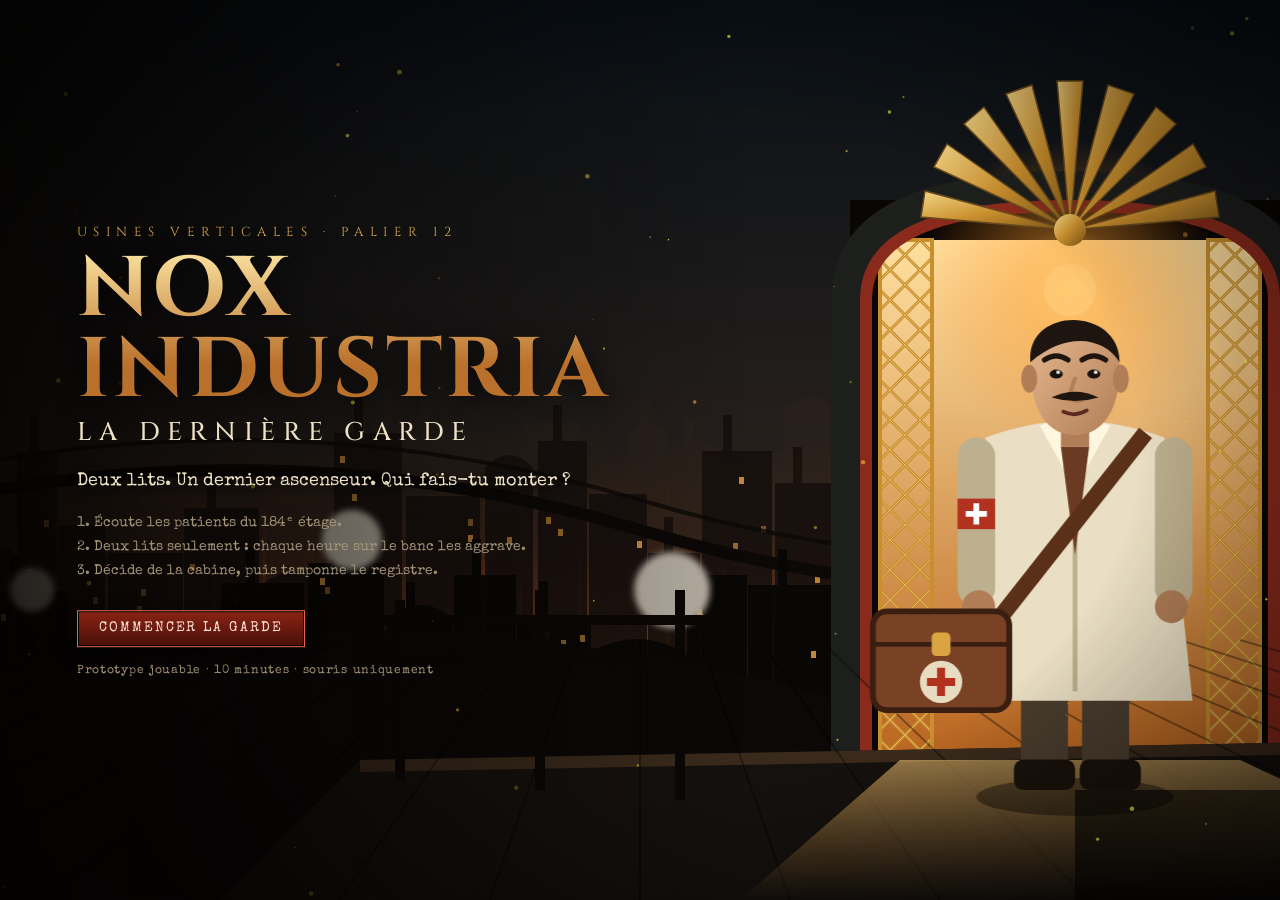
<file: nox-industria/index.html>
<!DOCTYPE html>
<html lang="fr">
<head>
<meta charset="UTF-8">
<meta name="viewport" content="width=device-width, initial-scale=1">
<title>Nox Industria — La Dernière Garde</title>
<link rel="preconnect" href="https://fonts.googleapis.com">
<link rel="preconnect" href="https://fonts.gstatic.com" crossorigin>
<link href="https://fonts.googleapis.com/css2?family=Cinzel:wght@500;700&family=Special+Elite&display=swap" rel="stylesheet">
<style>
  :root {
    --bg: #080605; --ink: #2a1d10; --paper: #dccaa3; --paper2: #c8b189; --text: #efe3c6; --dim: #a39477;
    --brass: #dcaa4a; --amber: #ffb347; --red: #b2321f; --good: #86c46d; --warn: #e6a532; --bad: #dc4a30;
    --serif: "Cinzel", "Trajan Pro", Georgia, serif; --type: "Special Elite", "Courier New", monospace;
  }
  * { box-sizing: border-box; }
  html, body { margin: 0; height: 100%; background: var(--bg); color: var(--text); font-family: var(--type); overflow: hidden; }
  button { font: inherit; color: inherit; cursor: pointer; }
  button:focus-visible { outline: 2px solid var(--amber); outline-offset: 2px; }
  .screen { position: fixed; inset: 0; display: none; }
  .screen.on { display: block; }
  .btn { background: linear-gradient(180deg, #4a3319, #24170b); border: 1px solid var(--brass); color: var(--amber); padding: .75em 1.5em; letter-spacing: .14em; text-transform: uppercase; font-size: 14px; box-shadow: 0 0 0 1px #000 inset, 0 6px 18px rgba(0,0,0,.55); transition: .15s; }
  .btn:hover:not(:disabled) { background: linear-gradient(180deg, #6a4620, #33200d); color: #fff2d2; box-shadow: 0 0 22px rgba(255,179,71,.4); transform: translateY(-1px); }
  .btn:disabled { opacity: .4; cursor: not-allowed; }
  .btn.red { border-color: #e0674a; color: #ffe0d4; background: linear-gradient(180deg, #8a2415, #4a0f08); }
  .btn.red:hover:not(:disabled) { background: linear-gradient(180deg, #ad2d1a, #5c130a); box-shadow: 0 0 22px rgba(255,90,60,.45); }

  /* ---------- Titre ---------- */
  #title { background: #050302; }
  #titleArt, #titleArt svg, #embers { position: absolute; inset: 0; width: 100%; height: 100%; }
  #titleArt svg { object-fit: cover; }
  #title::after { content: ""; position: absolute; inset: 0; background: linear-gradient(90deg, rgba(4,2,1,.78), rgba(4,2,1,0) 58%), radial-gradient(ellipse at 50% 50%, transparent 55%, rgba(0,0,0,.6)); pointer-events: none; }
  .tt { position: absolute; z-index: 2; left: 6vw; top: 50%; transform: translateY(-50%); max-width: min(560px, 48vw); }
  .tt .eyebrow { font-family: var(--serif); letter-spacing: .5em; font-size: 13px; color: var(--brass); text-transform: uppercase; }
  .tt h1 { font-family: var(--serif); font-weight: 700; margin: 8px 0 4px; font-size: clamp(40px, 6.6vw, 96px); line-height: .96; letter-spacing: .04em; text-transform: uppercase; background: linear-gradient(180deg, #fbe3a0, #b9702a 72%); -webkit-background-clip: text; background-clip: text; color: transparent; filter: drop-shadow(0 4px 14px rgba(0,0,0,.8)); }
  .tt h2 { font-family: var(--serif); font-weight: 500; margin: 0 0 22px; font-size: clamp(15px, 2vw, 26px); letter-spacing: .3em; text-transform: uppercase; }
  .tt .tag { margin: 0 0 22px; font-size: 18px; text-shadow: 0 2px 10px #000; }
  .tt ol { margin: 0 0 26px; padding: 0 0 0 1.2em; font-size: 14px; color: var(--dim); line-height: 1.7; }
  .tt small { display: block; margin-top: 18px; color: var(--dim); font-size: 12px; letter-spacing: .06em; }

  /* ---------- Jeu ---------- */
  #game { background: radial-gradient(ellipse at 50% 40%, #1a110a, #050302 80%); }
  #stage { position: absolute; left: 50%; top: 50%; width: min(100vw, 177.78vh); aspect-ratio: 16 / 9; transform: translate(-50%, -50%); container-type: inline-size; background: #000; box-shadow: 0 0 80px rgba(0,0,0,.9); overflow: hidden; }
  #art, #art svg { position: absolute; inset: 0; width: 100%; height: 100%; display: block; }
  #ui { position: absolute; inset: 0; font-size: max(11px, 1.05cqw); pointer-events: none; }
  #ui > * { pointer-events: auto; }
  #hud { position: absolute; left: 1.6%; top: 2.4%; display: flex; gap: 1.2em; align-items: center; pointer-events: none; }
  #clockBox { background: linear-gradient(180deg, rgba(40,28,16,.92), rgba(14,9,5,.92)); border: 1px solid var(--brass); padding: .5em 1.1em; box-shadow: 0 6px 18px rgba(0,0,0,.6); }
  #clock { font-family: var(--serif); font-size: 2.6em; color: var(--amber); letter-spacing: .08em; line-height: 1; text-shadow: 0 0 16px rgba(255,179,71,.6); }
  #clockBox small { display: block; font-size: .8em; color: var(--dim); letter-spacing: .2em; text-transform: uppercase; margin-top: .2em; }
  #beds { background: rgba(14,9,5,.85); border: 1px solid #5a4220; padding: .55em .9em; font-size: .95em; letter-spacing: .12em; text-transform: uppercase; color: var(--dim); }
  #beds b { color: var(--text); font-weight: normal; }
  #topR { position: absolute; right: 1.6%; top: 2.4%; display: flex; gap: .6em; }
  #topR .btn { padding: .6em 1em; font-size: 1em; background: linear-gradient(180deg, rgba(60,42,22,.95), rgba(24,16,8,.95)); }
  #phoneBtn.ring { animation: ring .45s infinite; border-color: #ff6a4a; color: #fff; }
  @keyframes ring { 0%, 100% { transform: rotate(0); } 25% { transform: rotate(-4deg); } 75% { transform: rotate(4deg); } }

  /* fiche patient */
  #fiche { position: absolute; left: 1.6%; top: 14%; width: 25%; max-height: 48%; overflow: auto; background: linear-gradient(160deg, var(--paper), var(--paper2)); color: var(--ink); padding: 1.5em 1.1em .9em; border: 1px solid #6a5632; box-shadow: 0 14px 40px rgba(0,0,0,.7), inset 0 0 40px rgba(110,80,30,.35); transform: translateX(-120%) rotate(-3deg); opacity: 0; transition: transform .45s cubic-bezier(.2, .9, .3, 1), opacity .3s; scrollbar-width: thin; }
  #fiche.on { transform: none; opacity: 1; }
  #fiche::before { content: ""; position: absolute; left: 50%; top: -.7em; width: 4.4em; height: 1.5em; transform: translateX(-50%); background: linear-gradient(180deg, #ecc678, #8a6420); border-radius: .25em; box-shadow: 0 2px 4px rgba(0,0,0,.5); }
  .fh { display: flex; gap: 1em; align-items: center; }
  .portrait { position: relative; flex: none; width: 5.6em; height: 5.6em; border: .35em solid #f1e7cc; box-shadow: 0 3px 10px rgba(0,0,0,.45); transform: rotate(-2deg); overflow: hidden; background: #222; }
  .portrait svg { display: block; width: 100%; height: 100%; filter: sepia(.5) contrast(1.06) saturate(.85); }
  .portrait::after { content: ""; position: absolute; inset: 0; background: radial-gradient(circle, transparent 50%, rgba(40,20,5,.5)); }
  #fiche h2 { margin: 0; font-family: var(--serif); font-size: 1.45em; line-height: 1.05; }
  .role { font-size: .85em; opacity: .75; text-transform: uppercase; letter-spacing: .08em; margin-top: .25em; }
  .lbl { font-size: .7em; text-transform: uppercase; letter-spacing: .16em; opacity: .65; margin: .8em 0 .2em; }
  .motif { font-weight: bold; border-bottom: 1px dotted rgba(0,0,0,.4); padding-bottom: .2em; }
  .chip { display: inline-block; margin-top: .3em; padding: .1em .7em; border: 2px solid var(--c); color: var(--c); font-family: var(--serif); font-weight: 700; letter-spacing: .12em; text-transform: uppercase; font-size: .95em; background: rgba(255,255,255,.25); }
  .says { margin: .2em 0 0; padding: 0; list-style: none; font-size: .88em; line-height: 1.35; }
  .says li { margin: .35em 0; padding-left: .8em; border-left: 3px solid var(--red); font-style: italic; }
  .acts { display: grid; gap: .35em; margin-top: .8em; }
  .act { text-align: left; background: rgba(42,29,16,.1); border: 1px solid rgba(42,29,16,.55); padding: .45em .7em; color: var(--ink); display: flex; justify-content: space-between; gap: .5em; font-size: .95em; }
  .act:hover:not(:disabled) { background: var(--ink); color: var(--paper); }
  .act:disabled { opacity: .4; cursor: not-allowed; }
  .act small { opacity: .7; }
  .hint { font-size: .8em; opacity: .75; margin-top: .6em; line-height: 1.3; }

  /* barre de narration */
  #bar { position: absolute; left: 1.6%; right: 1.6%; bottom: 2.6%; display: grid; grid-template-columns: minmax(0, 1fr) auto; gap: 1.4em; align-items: center; background: linear-gradient(180deg, rgba(36,25,14,.94), rgba(12,8,4,.96)); border: 1px solid var(--brass); box-shadow: 0 0 0 3px #080503, 0 0 0 4px #6a4a1c, 0 14px 40px rgba(0,0,0,.7); padding: .7em 1.2em; min-height: 4.6em; }
  #narr { font-size: 1.12em; line-height: 1.45; color: var(--text); min-height: 2.9em; }
  #narr em { color: var(--amber); font-style: normal; }
  #endHour { white-space: nowrap; font-size: 1.1em; }

  #fade { position: absolute; inset: 0; z-index: 8; background: #050302; display: flex; align-items: center; justify-content: center; opacity: 0; pointer-events: none; transition: opacity .6s; }
  #fade.on { opacity: 1; }
  #fade span { font-family: var(--serif); font-size: 6em; color: var(--amber); letter-spacing: .12em; text-shadow: 0 0 30px rgba(255,179,71,.6); }

  /* dessin de la scène */
  .tw { animation: tw 4s ease-in-out infinite; }
  @keyframes tw { 0%, 100% { opacity: 1; } 50% { opacity: .25; } }
  .smoke { animation: rise 9s linear infinite; transform-box: fill-box; transform-origin: center; }
  @keyframes rise { 0% { transform: translateY(0) scale(.7); opacity: 0; } 15% { opacity: .55; } 100% { transform: translateY(-170px) scale(2.4); opacity: 0; } }
  .steam { animation: rise 5s linear infinite; transform-box: fill-box; transform-origin: center; }
  .lampg { animation: flick 3.6s infinite; }
  @keyframes flick { 0%, 100% { opacity: .95; } 17% { opacity: .6; } 21% { opacity: 1; } 55% { opacity: .8; } 60% { opacity: 1; } }
  .crane { transform-origin: 300px 70px; animation: sway 7s ease-in-out infinite; }
  @keyframes sway { 0%, 100% { transform: rotate(-3deg); } 50% { transform: rotate(3deg); } }
  .gl, .gr { transition: transform 1.4s cubic-bezier(.5, 0, .3, 1); }
  .open .gl { transform: translateX(-135px); } .open .gr { transform: translateX(135px); }
  .beam { animation: beam 6s ease-in-out infinite; }
  @keyframes beam { 0%, 100% { opacity: .5; } 50% { opacity: .8; } }
  .red-lamp { fill: #5a1710; transition: .3s; }
  .pulse .red-lamp { animation: lampred .8s infinite; }
  @keyframes lampred { 0%, 100% { fill: #5a1710; } 50% { fill: #ff4a30; filter: drop-shadow(0 0 10px #ff4a30); } }
  .pat { cursor: pointer; transition: transform 1s cubic-bezier(.4, 0, .2, 1); }
  .pat:hover .fig, .pat.sel .fig { filter: drop-shadow(0 0 5px #ffb347) drop-shadow(0 0 14px rgba(255,179,71,.6)); }
  .pat.dead .fig { filter: grayscale(1) brightness(.6); }
  .mk { animation: bob 1.6s ease-in-out infinite; }
  @keyframes bob { 0%, 100% { transform: translateY(0); } 50% { transform: translateY(-6px); } }
  .mk.crit polygon { animation: critp .8s infinite; }
  @keyframes critp { 50% { opacity: .55; } }
  .hot { cursor: pointer; }
  .hot:hover { filter: drop-shadow(0 0 8px #ffb347); }
  .ringing { animation: ring .45s infinite; transform-box: fill-box; transform-origin: center; }

  /* ---------- Fenêtres ---------- */
  .modal { position: fixed; inset: 0; z-index: 20; display: none; align-items: center; justify-content: center; background: rgba(4,2,1,.8); padding: 16px; }
  .modal.on { display: flex; animation: fadein .3s; }
  @keyframes fadein { from { opacity: 0; } }
  .card { width: min(660px, 100%); max-height: 94vh; overflow: auto; background: linear-gradient(170deg, #2e2217, #150e09); border: 2px solid var(--brass); box-shadow: 0 0 70px rgba(0,0,0,.9), 0 0 0 5px #0a0705, 0 0 0 6px #6a4a1c; padding: 26px 28px 24px; }
  .card h3 { font-family: var(--serif); font-size: 15px; letter-spacing: .28em; text-transform: uppercase; color: var(--brass); margin: 0 0 14px; }
  .card p { margin: 0 0 14px; line-height: 1.5; }
  .card .quote { border-left: 3px solid var(--red); padding-left: 14px; color: #ffe9c4; font-size: 17px; }
  .choices { display: grid; gap: 8px; margin-top: 8px; }
  .choice { text-align: left; background: rgba(0,0,0,.35); border: 1px solid #6a4a1c; padding: 11px 15px; color: var(--text); font-size: 15px; display: flex; gap: 12px; align-items: center; }
  .choice:hover:not(:disabled) { border-color: var(--amber); background: rgba(90,60,20,.45); }
  .choice:disabled { opacity: .45; cursor: not-allowed; }
  .choice small { display: block; color: var(--dim); font-size: 12.5px; margin-top: 2px; }
  .choice .mini { flex: none; width: 44px; height: 44px; border: 2px solid #efe2c2; overflow: hidden; }
  .choice .mini svg { width: 100%; height: 100%; filter: sepia(.5); }

  /* ---------- Registre ---------- */
  #reg { background: radial-gradient(ellipse at 18% 8%, rgba(255,170,70,.28), transparent 42%), radial-gradient(ellipse at 50% 60%, #1f3a34, #0b1613 75%); overflow: auto; }
  #reg::before { content: ""; position: fixed; inset: 0; background: repeating-linear-gradient(90deg, rgba(0,0,0,.05) 0 2px, transparent 2px 5px); pointer-events: none; }
  #regIn { position: relative; max-width: 1040px; margin: 0 auto; padding: 28px 22px 40px; }
  #regIn > h2 { font-family: var(--serif); letter-spacing: .24em; text-transform: uppercase; color: var(--brass); margin: 0 0 6px; text-align: center; font-size: 24px; }
  #regIn .sub { text-align: center; margin: 0 auto 26px; max-width: 58ch; color: var(--text); }
  #cards { display: flex; gap: 24px; justify-content: center; flex-wrap: wrap; }
  .rcard { position: relative; width: 300px; background: linear-gradient(160deg, var(--paper), var(--paper2)); color: var(--ink); padding: 22px 16px 16px; border: 1px solid #6a5632; box-shadow: 0 14px 34px rgba(0,0,0,.7), inset 0 0 40px rgba(110,80,30,.35); }
  .rcard:nth-child(1) { transform: rotate(-1.4deg); } .rcard:nth-child(3) { transform: rotate(1.2deg); }
  .rcard::before { content: ""; position: absolute; left: 50%; top: -10px; width: 56px; height: 20px; transform: translateX(-50%); background: linear-gradient(180deg, #ecc678, #8a6420); border-radius: 3px; }
  .rcard .fh { font-size: 14px; } .rcard h2 { margin: 0; font-family: var(--serif); font-size: 19px; line-height: 1.1; }
  .rcard .role { font-size: 11px; opacity: .75; text-transform: uppercase; letter-spacing: .08em; margin-top: 3px; }
  .rcard .tag { font-size: 10px; letter-spacing: .14em; text-transform: uppercase; display: inline-block; padding: 1px 6px; border: 1px solid currentColor; margin-top: 5px; }
  .rcard .portrait { font-size: 14px; }
  .rcard .opt { display: block; width: 100%; text-align: left; margin-top: 8px; background: rgba(42,29,16,.08); border: 1px solid rgba(42,29,16,.5); padding: 9px 11px; color: var(--ink); font-size: 13.5px; line-height: 1.35; }
  .rcard .opt b { display: block; font-family: var(--serif); letter-spacing: .08em; font-size: 12px; text-transform: uppercase; margin-bottom: 3px; }
  .rcard .opt:hover:not(:disabled) { background: rgba(42,29,16,.2); }
  .rcard .opt.sel { background: var(--ink); color: var(--paper); }
  .rcard .opt:disabled { opacity: .4; cursor: not-allowed; }
  .rcard .stamp { position: absolute; right: 12px; bottom: 14px; transform: rotate(-12deg); border: 3px solid var(--red); color: var(--red); font-family: var(--serif); font-weight: 700; letter-spacing: .12em; font-size: 16px; padding: 3px 9px; text-transform: uppercase; opacity: 0; pointer-events: none; background: rgba(220,202,163,.5); }
  .rcard .stamp.on { opacity: .92; animation: stamp .35s cubic-bezier(.2, 1.6, .4, 1); }
  @keyframes stamp { from { transform: rotate(-12deg) scale(2.8); opacity: 0; } to { transform: rotate(-12deg) scale(1); opacity: .92; } }
  #regFoot { text-align: center; margin-top: 30px; }

  /* ---------- Épilogue ---------- */
  #end { background: #050302; overflow: auto; }
  #endArt, #endArt svg { position: fixed; inset: 0; width: 100%; height: 100%; }
  #end::before { content: ""; position: fixed; inset: 0; z-index: 1; background: rgba(4,2,1,.82); }
  #endIn { position: relative; z-index: 2; max-width: 820px; margin: 0 auto; padding: 40px 22px 70px; }
  #endIn .when { font-family: var(--serif); letter-spacing: .3em; color: var(--brass); font-size: 13px; text-transform: uppercase; }
  #endIn h1 { font-family: var(--serif); text-transform: uppercase; letter-spacing: .08em; font-size: clamp(34px, 6vw, 62px); margin: 6px 0 16px; background: linear-gradient(180deg, #fbe3a0, #b9702a 75%); -webkit-background-clip: text; background-clip: text; color: transparent; }
  #endIn p { margin: 0 0 14px; font-size: 17px; line-height: 1.55; }
  #endIn h3 { font-family: var(--serif); font-size: 13px; letter-spacing: .24em; text-transform: uppercase; color: var(--brass); margin: 28px 0 12px; border-bottom: 1px solid #4a361a; padding-bottom: 5px; }
  .fate { display: flex; gap: 14px; margin-bottom: 14px; align-items: flex-start; }
  .fate .portrait { width: 70px; height: 70px; border-width: 3px; font-size: 14px; }
  .fate b { color: var(--amber); font-weight: normal; }
  .fate .st { font-size: 11px; letter-spacing: .14em; text-transform: uppercase; color: var(--dim); margin-bottom: 2px; }
  .next { padding-left: 1.2em; } .next li { margin-bottom: 8px; line-height: 1.5; }
  #endIn .row { display: flex; gap: 12px; flex-wrap: wrap; margin-top: 30px; }

  @media (max-width: 760px) {
    .tt { max-width: 88vw; top: auto; bottom: 6vh; transform: none; }
    .tt ol, .tt .tag { display: none; }
    #fiche { width: 46%; font-size: 11px; }
  }
  @media (prefers-reduced-motion: reduce) { * { animation: none !important; } }
</style>
</head>
<body>

<svg width="0" height="0" style="position:absolute" aria-hidden="true"><defs id="defs"></defs></svg>

<!-- TITRE -->
<section id="title" class="screen on">
  <div id="titleArt"></div><canvas id="embers"></canvas>
  <div class="tt">
    <div class="eyebrow">Usines Verticales · Palier 12</div>
    <h1>Nox Industria</h1>
    <h2>La Dernière Garde</h2>
    <p class="tag">Deux lits. Un dernier ascenseur. Qui fais-tu monter&nbsp;?</p>
    <ol><li>Écoute les patients du 184ᵉ étage.</li><li>Deux lits seulement : chaque heure sur le banc les aggrave.</li><li>Décide de la cabine, puis tamponne le registre.</li></ol>
    <button class="btn red" id="startBtn">Commencer la garde</button>
    <small>Prototype jouable · 10 minutes · souris uniquement</small>
  </div>
</section>

<!-- JEU -->
<section id="game" class="screen">
  <div id="stage">
    <div id="art"></div>
    <div id="ui">
      <div id="hud"><div id="clockBox"><div id="clock">22:00</div><small>Nuit · Palier 12</small></div><div id="beds">Lits libres <b id="bedsN">2 / 2</b></div></div>
      <div id="topR"><button class="btn" id="phoneBtn">☎ Téléphone</button><button class="btn" id="muteBtn" title="Son">♪</button></div>
      <aside id="fiche"></aside>
      <div id="bar"><div id="narr"></div><button class="btn red" id="endHour">Valider l'heure</button></div>
    </div>
    <div id="fade"><span id="fadeT">23:00</span></div>
  </div>
</section>

<div class="modal" id="mPhone"><div class="card">
  <h3>☎ Le téléphone du bureau</h3>
  <p>Il vibre sur le plateau, puis se met à sonner. Au bout du fil, le grésillement d'un combiné gras.</p>
  <p class="quote">« Infirmier, ici Crane. Trois des miens sont chez vous. Vous les remettez au poste avant la relève et vous corrigez leurs fiches : malaise, fatigue, chute. Et la dernière cabine reste libre&nbsp;: l'inspecteur Voss monte. Compris&nbsp;? »</p>
  <div class="choices" id="phoneChoices"></div>
</div></div>

<div class="modal" id="mCab"><div class="card">
  <h3>La dernière cabine</h3>
  <p id="cabText"></p>
  <div class="choices" id="cabChoices"></div>
</div></div>

<section id="reg" class="screen">
  <div id="regIn">
    <h2>Clôture du registre</h2>
    <p class="sub">02&nbsp;h&nbsp;00 approche. Tampon en main, tu décides de ce que la direction saura. Ce que tu consignes ici ne se rattrape pas.</p>
    <div id="cards"></div>
    <div id="regFoot"><button class="btn red" id="closeBtn" disabled>Clore la garde</button></div>
  </div>
</section>

<section id="end" class="screen"><div id="endArt"></div><div id="endIn"></div></section>

<script>
'use strict';
(() => {
const $ = s => document.querySelector(s);
const HOURS = ['22:00', '23:00', '00:00', '01:00'];
function mulberry32(a) { return () => { a |= 0; a = a + 0x6D2B79F5 | 0; let t = Math.imul(a ^ a >>> 15, 1 | a); t = t + Math.imul(t ^ t >>> 7, 61 | t) ^ t; return ((t ^ t >>> 14) >>> 0) / 4294967296; }; }

// =====================================================================
//  ART : tout est dessiné en SVG
// =====================================================================
const CH = {
  odile:   { skin: ['#e8bb92', '#b9835c'], hair: '#2b1a12', coat: '#5e6c56', coat2: '#3d4838', pants: '#3a3228', scarf: '#9b3426' },
  gaspard: { skin: ['#dfae85', '#a8714a'], hair: '#2a2118', coat: '#8a7a63', coat2: '#54473a', pants: '#3a342c' },
  bruno:   { skin: ['#d9a67f', '#9d6840'], hair: '#1f1712', coat: '#3f4c58', coat2: '#2a343c', pants: '#2d2a26', cap: '#5a6672' },
  jack:    { skin: ['#e6b78f', '#b07d56'], hair: '#1e1511', coat: '#eadfc4', coat2: '#bdb08e', pants: '#4a3d2e' }
};
$('#defs').innerHTML = `
 <linearGradient id="gSteel" x1="0" y1="0" x2="0" y2="1"><stop offset="0" stop-color="#434a45"/><stop offset="1" stop-color="#1b1f1d"/></linearGradient>
 <linearGradient id="gBrass" x1="0" y1="0" x2="1" y2="1"><stop offset="0" stop-color="#f4d687"/><stop offset=".5" stop-color="#c98f2e"/><stop offset="1" stop-color="#7a5418"/></linearGradient>
 <linearGradient id="gCopper" x1="0" y1="0" x2="1" y2="0"><stop offset="0" stop-color="#4a230c"/><stop offset=".35" stop-color="#e0a064"/><stop offset=".7" stop-color="#a35a22"/><stop offset="1" stop-color="#3a1a08"/></linearGradient>
 <linearGradient id="gPipe" x1="0" y1="0" x2="1" y2="0"><stop offset="0" stop-color="#1c1e1d"/><stop offset=".35" stop-color="#8b9089"/><stop offset=".7" stop-color="#4a4f4b"/><stop offset="1" stop-color="#151716"/></linearGradient>
 <linearGradient id="gBlanket" x1="0" y1="0" x2="0" y2="1"><stop offset="0" stop-color="#c13a2c"/><stop offset="1" stop-color="#6e1a12"/></linearGradient>
 <linearGradient id="gSky" x1="0" y1="0" x2="0" y2="1"><stop offset="0" stop-color="#0c141b"/><stop offset=".5" stop-color="#2b2420"/><stop offset=".82" stop-color="#8a3f16"/><stop offset="1" stop-color="#f08a28"/></linearGradient>
 <linearGradient id="gElev" x1="0" y1="0" x2="0" y2="1"><stop offset="0" stop-color="#ffe0a0"/><stop offset="1" stop-color="#b9651f"/></linearGradient>
 <linearGradient id="gWall" x1="0" y1="0" x2="0" y2="1"><stop offset="0" stop-color="#2a2f2c"/><stop offset="1" stop-color="#1a1d1b"/></linearGradient>
 <linearGradient id="gPhoto" x1="0" y1="0" x2="0" y2="1"><stop offset="0" stop-color="#8a7a60"/><stop offset="1" stop-color="#4a3e2e"/></linearGradient>
 <radialGradient id="rGlow"><stop offset="0" stop-color="rgba(255,200,110,.95)"/><stop offset=".4" stop-color="rgba(255,160,50,.4)"/><stop offset="1" stop-color="rgba(255,140,30,0)"/></radialGradient>
 <radialGradient id="rFire"><stop offset="0" stop-color="rgba(255,140,40,.9)"/><stop offset="1" stop-color="rgba(255,90,10,0)"/></radialGradient>
 <linearGradient id="gBeam" x1="0" y1="0" x2="0" y2="1"><stop offset="0" stop-color="rgba(255,200,110,.55)"/><stop offset="1" stop-color="rgba(255,170,70,0)"/></linearGradient>
 ${Object.entries(CH).map(([k, c]) => `<linearGradient id="skin-${k}" x1="0" y1="0" x2="1" y2="1"><stop offset="0" stop-color="${c.skin[0]}"/><stop offset="1" stop-color="${c.skin[1]}"/></linearGradient>`).join('')}
 <pattern id="lattice" width="30" height="30" patternUnits="userSpaceOnUse"><path d="M0 0 L30 30 M30 0 L0 30" stroke="#c98f2e" stroke-width="3" fill="none"/><path d="M0 0 L30 30 M30 0 L0 30" stroke="#f4d687" stroke-width="1" fill="none" opacity=".6"/></pattern>
 <filter id="blur3" x="-20%" y="-20%" width="140%" height="140%"><feGaussianBlur stdDeviation="3"/></filter>
 <filter id="blur12" x="-50%" y="-50%" width="200%" height="200%"><feGaussianBlur stdDeviation="12"/></filter>
 <clipPath id="winClip"><path d="M60 560 V250 Q60 70 440 70 Q820 70 820 250 V560Z"/></clipPath>`;

// ---------- personnages ----------
function head(id) {
  const c = CH[id], hair = c.hair, sk = c.skin[1];
  let back = '', front = '';
  const face = `<path d="M-19 -2 C-19 -23 19 -23 19 -2 C19 16 12 27 0 27 C-12 27 -19 16 -19 -2Z" fill="url(#skin-${id})"/><ellipse cx="-19.5" cy="3" rx="3.4" ry="6" fill="${sk}"/><ellipse cx="19.5" cy="3" rx="3.4" ry="6" fill="${sk}"/>`;
  const eyes = `<g fill="#1b120d"><ellipse cx="-8" cy="1" rx="2.8" ry="1.9"/><ellipse cx="8" cy="1" rx="2.8" ry="1.9"/></g><g fill="#fff" opacity=".85"><circle cx="-7.2" cy=".2" r=".8"/><circle cx="8.8" cy=".2" r=".8"/></g><path d="M-13 -5 q5 -3.5 10 0 M3 -5 q5 -3.5 10 0" stroke="${hair}" stroke-width="2.2" fill="none" stroke-linecap="round"/><path d="M0 3 q-3 7 -1 9 q2 1 4 0" stroke="${sk}" stroke-width="1.7" fill="none" stroke-linecap="round"/>`;
  let mouth = `<path d="M-6 16 q6 3 12 0" stroke="#5a2a20" stroke-width="1.8" fill="none" stroke-linecap="round"/>`;
  if (id === 'odile') {
    back = `<path d="M-21 0 C-27 18 -21 31 -14 31 L-14 4Z M21 0 C27 18 21 31 14 31 L14 4Z" fill="${hair}"/>`;
    front = `<path d="M-22 -3 C-25 -32 25 -32 22 -3 C14 -15 -14 -15 -22 -3Z" fill="${c.scarf}"/><path d="M-14 -13 Q0 -20 14 -13" stroke="rgba(0,0,0,.25)" stroke-width="2" fill="none"/><circle cx="18" cy="-18" r="5.5" fill="${c.scarf}"/><path d="M20 -16 q10 4 8 12" stroke="${c.scarf}" stroke-width="4" fill="none" stroke-linecap="round"/><ellipse cx="9" cy="11" rx="5" ry="3" fill="#000" opacity=".22"/><ellipse cx="-12" cy="-3" rx="4" ry="2.4" fill="#000" opacity=".16"/>`;
    mouth = `<path d="M-6 16 q6 4 12 0" stroke="#8a3a2e" stroke-width="2.4" fill="none" stroke-linecap="round"/>`;
  } else if (id === 'gaspard') {
    front = `<path d="M-19 -4 C-20 -27 20 -27 19 -4 C14 -13 -14 -13 -19 -4Z" fill="${hair}"/><path d="M-22 -14 H22" stroke="#2a1a10" stroke-width="4.5"/><g><circle cx="-9" cy="-14" r="8" fill="#6a4a1c"/><circle cx="-9" cy="-14" r="5.6" fill="#cfe4dc" opacity=".9"/><circle cx="-11" cy="-16" r="1.6" fill="#fff"/><circle cx="9" cy="-14" r="8" fill="#6a4a1c"/><circle cx="9" cy="-14" r="5.6" fill="#cfe4dc" opacity=".9"/><circle cx="7" cy="-16" r="1.6" fill="#fff"/></g><path d="M-12 12 q5 -5 12 -2 q7 -3 12 2 q-6 6 -12 2 q-6 4 -12 -2Z" fill="${hair}"/><path d="M-16 12 C-16 27 16 27 16 12 C9 21 -9 21 -16 12Z" fill="#000" opacity=".16"/>`;
    mouth = '';
  } else if (id === 'bruno') {
    back = '';
    front = `<path d="M-19 5 C-20 29 -8 33 0 33 C8 33 20 29 19 5 C14 14 8 14 0 14 C-8 14 -14 14 -19 5Z" fill="${hair}"/><path d="M-5 18 q5 2.5 10 0" stroke="#4a221a" stroke-width="2" fill="none" stroke-linecap="round"/><path d="M-24 -4 C-25 -31 25 -31 24 -4 C10 -9 -10 -9 -24 -4Z" fill="${c.cap}"/><path d="M-25 -4 Q0 5 25 -4 L25 0 Q0 9 -25 0Z" fill="#2a343c"/><circle cx="0" cy="-25" r="2.2" fill="#2a343c"/>`;
    mouth = '';
  } else {
    front = `<path d="M-19 -4 C-21 -28 19 -28 19 -4 C12 -15 -4 -17 -19 -4Z" fill="${hair}"/><path d="M-10 11 q10 -5 20 0 q-10 3 -20 0Z" fill="${hair}"/>`;
    mouth = `<path d="M-5 17 q5 2.5 10 -.5" stroke="#5a2a20" stroke-width="1.6" fill="none" stroke-linecap="round"/>`;
  }
  return `${back}${face}${eyes}${mouth}${front}`;
}
function torsoExtras(id) {
  if (id === 'odile') return `<path d="M-24 -142 L24 -142 L28 -82 L-28 -82Z" fill="#2c2a26"/><path d="M-24 -142 L-16 -154 M24 -142 L16 -154" stroke="#2c2a26" stroke-width="5"/><rect x="-10" y="-120" width="20" height="14" rx="2" fill="#3a3732"/>`;
  if (id === 'gaspard') return `<path d="M-34 -150 Q0 -160 34 -150 L38 -82 L-38 -82Z" fill="#b5a68c"/><path d="M-20 -152 L-18 -82 M20 -152 L18 -82" stroke="#3a2a1c" stroke-width="7"/><circle cx="-18" cy="-100" r="2.5" fill="#c98f2e"/><circle cx="18" cy="-100" r="2.5" fill="#c98f2e"/>`;
  if (id === 'bruno') return `<path d="M0 -154 L0 -82" stroke="#1d252b" stroke-width="2.5"/><path d="M-16 -154 L0 -128 L16 -154" fill="#2a343c"/><ellipse cx="-10" cy="-96" rx="11" ry="8" fill="#e9dfc5"/><ellipse cx="10" cy="-96" rx="11" ry="8" fill="#e9dfc5"/><path d="M-18 -98 h16 M2 -98 h16" stroke="#b9a98a" stroke-width="1.5"/><path d="M-12 -94 q2 4 5 6" stroke="#9d2a1c" stroke-width="2" fill="none"/>`;
  return `<path d="M0 -154 L0 -42" stroke="${CH.jack.coat2}" stroke-width="2"/><path d="M-15 -155 L0 -128 L15 -155 L8 -158 L0 -146 L-8 -158Z" fill="#fff6e0"/><path d="M-6 -146 L0 -100 L6 -146Z" fill="#6a3a22"/>`;
}
function standing(id) {
  const c = CH[id], jack = id === 'jack';
  return `<g class="fig"><ellipse cx="0" cy="3" rx="42" ry="8" fill="rgba(0,0,0,.4)"/>
  <rect x="-23" y="-90" width="20" height="90" rx="6" fill="${c.pants}"/><rect x="3" y="-90" width="20" height="90" rx="6" fill="${c.pants}"/>
  <rect x="-26" y="-13" width="26" height="13" rx="4" fill="#1a120c"/><rect x="2" y="-13" width="26" height="13" rx="4" fill="#1a120c"/>
  ${jack ? `<path d="M-38 -150 Q0 -164 38 -150 L50 -38 L-50 -38Z" fill="${c.coat}"/>` : `<path d="M-35 -150 Q0 -162 35 -150 L39 -80 L-39 -80Z" fill="${c.coat}"/>`}
  ${torsoExtras(id)}
  <rect x="-50" y="-150" width="16" height="72" rx="8" fill="${c.coat2}"/><rect x="34" y="-150" width="16" height="72" rx="8" fill="${c.coat2}"/>
  ${jack ? `<rect x="-50" y="-124" width="16" height="13" fill="#b2321f"/><path d="M-42 -122 v9 M-46.5 -117.5 h9" stroke="#fff" stroke-width="2.4"/>` : ''}
  <circle cx="-41" cy="-78" r="7" fill="${c.skin[1]}"/><circle cx="41" cy="-78" r="7" fill="${c.skin[1]}"/>
  <rect x="-6" y="-160" width="12" height="14" fill="${c.skin[1]}"/>
  <g transform="translate(0,-178)">${head(id)}</g></g>`;
}
function sitting(id) {
  const c = CH[id];
  return `<g class="fig"><ellipse cx="14" cy="3" rx="52" ry="8" fill="rgba(0,0,0,.4)"/>
  <rect x="26" y="-40" width="19" height="40" rx="6" fill="${c.pants}"/><rect x="-28" y="-62" width="76" height="22" rx="9" fill="${c.pants}"/>
  <rect x="24" y="-12" width="30" height="12" rx="4" fill="#1a120c"/>
  <path d="M-30 -110 Q0 -122 30 -110 L34 -56 L-34 -56Z" fill="${c.coat}" transform="translate(-4,0) rotate(4 0 -60)"/>
  <g transform="translate(-4,0) rotate(4 0 -60) scale(.88) translate(0,-34)">${torsoExtras(id)}</g>
  <rect x="-2" y="-96" width="14" height="40" rx="7" fill="${c.coat2}" transform="rotate(-18 4 -96)"/>
  <circle cx="22" cy="-60" r="6" fill="${c.skin[1]}"/>
  <g transform="translate(-2,-138) rotate(6)">${head(id)}</g></g>`;
}
function lying(id) {
  const c = CH[id];
  return `<g class="fig"><ellipse cx="22" cy="-18" rx="24" ry="13" fill="${c.coat}"/>
  <g transform="translate(-2,-20) rotate(-10)">${head(id)}</g>
  <path d="M16 -10 C50 -30 170 -24 214 -8 L214 14 L10 14Z" fill="url(#gBlanket)"/><path d="M16 -10 C50 -30 170 -24 214 -8" stroke="#e8786a" stroke-width="2" fill="none" opacity=".7"/>
  <path d="M70 -26 q18 20 6 40 M130 -28 q16 20 4 42" stroke="rgba(0,0,0,.22)" stroke-width="3" fill="none"/></g>`;
}
function bust(id) {
  const c = CH[id];
  const garb = id === 'gaspard' ? `<path d="M-60 0 C-60 -34 -34 -46 -18 -52 L18 -52 C34 -46 60 -34 60 0Z" fill="#b5a68c"/><path d="M-26 -50 L-30 0 M26 -50 L30 0" stroke="#3a2a1c" stroke-width="11"/>`
    : id === 'odile' ? `<path d="M-62 0 C-62 -34 -34 -46 -18 -52 L18 -52 C34 -46 62 -34 62 0Z" fill="${c.coat}"/><path d="M-20 -52 L-8 -34 L0 -52 L8 -34 L20 -52" stroke="${c.coat2}" stroke-width="4" fill="none"/>`
    : id === 'bruno' ? `<path d="M-64 0 C-64 -34 -34 -46 -18 -52 L18 -52 C34 -46 64 -34 64 0Z" fill="${c.coat}"/><path d="M-18 -52 L0 -26 L18 -52" fill="#2a343c"/>`
    : `<path d="M-64 0 C-64 -34 -34 -46 -18 -52 L18 -52 C34 -46 64 -34 64 0Z" fill="${c.coat}"/><path d="M-18 -52 L0 -24 L18 -52 L10 -56 L0 -42 L-10 -56Z" fill="#fff6e0"/>`;
  return `<svg viewBox="0 0 200 200"><rect width="200" height="200" fill="url(#gPhoto)"/><circle cx="100" cy="90" r="80" fill="rgba(255,235,190,.16)"/>
  <g transform="translate(100,208) scale(1.55)">${garb}</g><rect x="88" y="124" width="24" height="30" fill="${c.skin[1]}"/>
  <g transform="translate(100,92) scale(2.05)">${head(id)}</g></svg>`;
}

// ---------- ville ----------
function towers(rnd, x0, x1, y0, hmin, hmax, wmin, wmax, fill, win) {
  let x = x0, o = '';
  while (x < x1) {
    const w = wmin + rnd() * (wmax - wmin), h = hmin + rnd() * (hmax - hmin);
    o += `<rect x="${x.toFixed(0)}" y="${(y0 - h).toFixed(0)}" width="${w.toFixed(0)}" height="${(h + 400).toFixed(0)}" fill="${fill}"/>`;
    if (rnd() < .5) o += `<rect x="${(x + w * .3).toFixed(0)}" y="${(y0 - h - 36).toFixed(0)}" width="9" height="40" fill="${fill}"/>`;
    if (rnd() < .25) o += `<path d="M${x.toFixed(0)} ${(y0 - h).toFixed(0)} q${(w / 2).toFixed(0)} -26 ${w.toFixed(0)} 0Z" fill="${fill}"/>`;
    if (win) for (let k = 0; k < 4; k++) if (rnd() < .6) o += `<rect class="${rnd() < .3 ? 'tw' : ''}" style="animation-delay:-${(rnd() * 4).toFixed(1)}s" x="${(x + 6 + rnd() * (w - 16)).toFixed(0)}" y="${(y0 - h + 12 + rnd() * (h - 20)).toFixed(0)}" width="5" height="7" fill="#ffb347" opacity="${(.5 + rnd() * .5).toFixed(2)}"/>`;
    x += w + rnd() * 6;
  }
  return o;
}
function cityLayers(rnd, x0, x1, base) {
  return `<rect x="${x0}" y="0" width="${x1 - x0}" height="900" fill="url(#gSky)"/>
  <ellipse cx="${(x0 + x1) / 2}" cy="${base + 20}" rx="${(x1 - x0) * .6}" ry="130" fill="url(#rFire)" class="lampg"/>
  <g opacity=".55">${towers(rnd, x0, x1, base - 20, 80, 230, 30, 60, '#33271f', false)}</g>
  <g opacity=".9">${towers(rnd, x0, x1, base + 30, 90, 270, 40, 84, '#1a1210', true)}</g>
  <path d="M${x0 - 20} ${base - 120} Q${x0 + (x1 - x0) * .25} ${base - 240} ${x0 + (x1 - x0) * .5} ${base - 120} T${x1 + 40} ${base - 120}" stroke="#0e0a08" stroke-width="12" fill="none"/>
  <path d="M${x0 - 20} ${base - 150} Q${x0 + (x1 - x0) * .25} ${base - 270} ${x0 + (x1 - x0) * .5} ${base - 150} T${x1 + 40} ${base - 150}" stroke="#0e0a08" stroke-width="4" fill="none" opacity=".8"/>
  <g opacity=".95">${towers(rnd, x0, x1, base + 90, 80, 190, 50, 110, '#0b0807', true)}</g>
  ${[0, 1, 2, 3, 4].map(i => `<circle class="smoke" style="animation-delay:-${(i * 1.8).toFixed(1)}s" cx="${(x0 + (x1 - x0) * (.12 + i * .2)).toFixed(0)}" cy="${base - 60 - (i % 2) * 50}" r="${22 + (i % 3) * 8}" fill="#cfc6b8" filter="url(#blur3)"/>`).join('')}`;
}

// ---------- scène de l'infirmerie ----------
const BEDS = [{ x: 150, y: 655, s: 1.02 }, { x: 560, y: 585, s: .86 }];
const SPOTS = [{ x: 1290, y: 702, s: 1 }, { x: 1395, y: 702, s: 1 }, { x: 1500, y: 702, s: 1 }];
const QUAI = { x: 1370, y: 650, s: .86 };
function bedArt(b, n) {
  return `<g transform="translate(${b.x},${b.y}) scale(${b.s})">
  <ellipse cx="170" cy="54" rx="200" ry="16" fill="rgba(0,0,0,.4)"/>
  <rect x="10" y="-4" width="8" height="58" fill="#6b706a"/><rect x="322" y="-4" width="8" height="58" fill="#6b706a"/>
  <rect x="2" y="-120" width="10" height="170" rx="3" fill="url(#gSteel)" stroke="#6b706a" stroke-width="1"/>
  <path d="M7 -110 H -2 M7 -86 H-2 M7 -62 H-2" stroke="#6b706a" stroke-width="3"/>
  <path d="M7 -114 V-6 M32 -114 V-10" stroke="#555a55" stroke-width="3"/><path d="M2 -112 H40 M2 -84 H40 M2 -56 H40" stroke="#6b706a" stroke-width="4"/>
  <rect x="318" y="-70" width="10" height="120" rx="3" fill="url(#gSteel)" stroke="#6b706a" stroke-width="1"/>
  <rect x="4" y="-8" width="330" height="14" rx="3" fill="#7a7f78"/>
  <path d="M12 -24 L322 -24 L334 -6 L0 -6Z" fill="#d9ccab"/><path d="M12 -24 L322 -24" stroke="#fff" stroke-opacity=".4" stroke-width="2"/>
  <ellipse cx="66" cy="-30" rx="42" ry="14" fill="#eee3c9"/><ellipse cx="66" cy="-33" rx="30" ry="7" fill="#fff" opacity=".45"/>
  <g class="bedcover" data-cover="${n}"><path d="M120 -26 L320 -26 L332 -6 L112 -6Z" fill="url(#gBlanket)"/><path d="M120 -26 L320 -26" stroke="#e8786a" stroke-width="2" opacity=".7"/><path d="M200 -26 v20" stroke="rgba(0,0,0,.2)" stroke-width="3"/></g>
  </g>`;
}
function sceneSVG() {
  const rnd = mulberry32(11);
  // sol en perspective
  let floor = '', N = 9; const y0 = 560, y1 = 900, vx = 800;
  const yRow = j => y0 + (y1 - y0) * Math.pow(j / N, 1.5);
  const xAt = (i, y) => vx + i * (36 + (y - y0) * .62);
  for (let j = 0; j < N; j++) for (let i = -14; i < 14; i++) {
    const ya = yRow(j), yb = yRow(j + 1), dark = (i + j) % 2 === 0;
    floor += `<polygon points="${xAt(i, ya).toFixed(0)},${ya.toFixed(0)} ${xAt(i + 1, ya).toFixed(0)},${ya.toFixed(0)} ${xAt(i + 1, yb).toFixed(0)},${yb.toFixed(0)} ${xAt(i, yb).toFixed(0)},${yb.toFixed(0)}" fill="${dark ? '#26413b' : '#2f4d46'}"/>`;
  }
  const border = `<path d="M${xAt(-14, y0)} ${y0} L${xAt(-14, y1)} ${y1}" stroke="none"/>`;
  const bands = [3, 6].map(j => `<polygon points="0,${yRow(j).toFixed(0)} 1600,${yRow(j).toFixed(0)} 1600,${(yRow(j) + 7 + j).toFixed(0)} 0,${(yRow(j) + 7 + j).toFixed(0)}" fill="#c9b78a" opacity=".55"/>`).join('');
  let bottles = '';
  for (let r = 0; r < 4; r++) for (let k = 0; k < 6; k++) { const c = ['#b2321f', '#d9a441', '#d8e0d2', '#7a4a22'][(r + k) % 4]; bottles += `<rect x="${912 + k * 34}" y="${236 + r * 70}" width="14" height="${22 + (k % 3) * 6}" rx="3" fill="${c}" opacity=".9"/>`; }
  let rivetsW = ''; for (let k = 0; k < 14; k++) rivetsW += `<circle cx="${40 + k * 56}" cy="568" r="3.5" fill="#d9a441" opacity=".8"/>`;
  const gate = (x, cls) => `<g class="${cls}"><rect x="${x}" y="150" width="140" height="410" fill="url(#lattice)" stroke="#c98f2e" stroke-width="4"/><rect x="${x}" y="150" width="140" height="410" fill="rgba(0,0,0,.18)"/></g>`;
  let fan = ''; for (let k = 0; k < 9; k++) { const a = Math.PI * (1 + (k + .5) / 9); fan += `<path d="M1370 150 L${(1370 + Math.cos(a - .09) * 118).toFixed(0)} ${(150 + Math.sin(a - .09) * 118).toFixed(0)} L${(1370 + Math.cos(a + .09) * 118).toFixed(0)} ${(150 + Math.sin(a + .09) * 118).toFixed(0)}Z" fill="url(#gBrass)" stroke="#6a4a1c" stroke-width="1.5"/>`; }
  return `<svg viewBox="0 0 1600 900" preserveAspectRatio="xMidYMid slice">
  <rect width="1600" height="900" fill="url(#gWall)"/>
  <!-- fenêtre -->
  <g clip-path="url(#winClip)">${cityLayers(rnd, 40, 840, 470)}
    <g transform="translate(130,70)"><path d="M0 0 H46 V150 L23 134 L0 150Z" fill="#8f2418"/><path d="M23 30 l-14 38 h28Z M23 22 v52" stroke="#d9a441" stroke-width="3" fill="none"/></g>
    <g class="crane"><line x1="300" y1="70" x2="300" y2="250" stroke="#0e0a08" stroke-width="3"/><rect x="278" y="250" width="44" height="34" fill="#3a2a1c" stroke="#0e0a08" stroke-width="3"/><path d="M278 258 H322" stroke="#d9a441" stroke-width="2"/></g>
    <rect x="60" y="70" width="760" height="490" fill="rgba(255,170,70,.05)"/></g>
  <path d="M60 560 V250 Q60 70 440 70 Q820 70 820 250 V560Z" fill="none" stroke="#1a1d1b" stroke-width="26"/>
  <path d="M60 560 V250 Q60 70 440 70 Q820 70 820 250 V560Z" fill="none" stroke="#5a5f58" stroke-width="3" transform="translate(0,0)" opacity=".6"/>
  <g stroke="#1a1d1b" stroke-width="12" fill="none"><path d="M250 80 V560 M440 70 V560 M630 80 V560 M60 330 H820"/></g><g stroke="#4a4f48" stroke-width="2" fill="none" opacity=".6"><path d="M246 80 V560 M436 70 V560 M626 80 V560 M60 326 H820"/></g>
  ${[[60, 250], [60, 400], [820, 250], [820, 400], [250, 330], [440, 330], [630, 330], [440, 70]].map(([x, y]) => `<circle cx="${x}" cy="${y}" r="5" fill="#d9a441"/>`).join('')}
  <path d="M60 330 Q440 150 820 330" stroke="#1a1d1b" stroke-width="8" fill="none" opacity=".9"/>
  <!-- tuyaux -->
  <rect x="842" y="0" width="30" height="580" fill="url(#gCopper)"/><rect x="838" y="130" width="38" height="14" fill="url(#gBrass)"/><rect x="838" y="330" width="38" height="14" fill="url(#gBrass)"/><rect x="838" y="470" width="38" height="14" fill="url(#gBrass)"/>
  <rect x="1150" y="0" width="22" height="580" fill="url(#gPipe)"/><rect x="1146" y="260" width="30" height="12" fill="url(#gBrass)"/>
  <circle class="steam" cx="857" cy="140" r="20" fill="#e8e0d0" opacity=".5" filter="url(#blur3)"/><circle class="steam" style="animation-delay:-2.5s" cx="857" cy="140" r="16" fill="#e8e0d0" opacity=".5" filter="url(#blur3)"/>
  <!-- armoire -->
  <rect x="890" y="200" width="240" height="364" rx="4" fill="#3a403c" stroke="#1a1d1b" stroke-width="5"/><rect x="900" y="210" width="220" height="344" fill="#26302d"/>
  <rect x="900" y="210" width="220" height="344" fill="rgba(160,200,190,.1)"/>${bottles}
  <path d="M900 280 H1120 M900 350 H1120 M900 420 H1120 M900 490 H1120" stroke="#5a6560" stroke-width="3"/><path d="M1010 210 V554" stroke="#1a1d1b" stroke-width="5"/>
  <rect x="930" y="160" width="100" height="40" rx="6" fill="#7a3a22" stroke="#2a1208" stroke-width="3"/><path d="M965 172 h30 M980 163 v28" stroke="#f0e0c0" stroke-width="6"/><path d="M965 172 h30 M980 163 v28" stroke="#b2321f" stroke-width="3"/>
  <g transform="translate(1075,200)"><path d="M0 0 C-20 -30 -40 -20 -50 -10 C-20 -10 -10 -4 0 0 M0 0 C-5 -40 10 -50 22 -48 C12 -34 8 -20 0 0 M0 0 C20 -34 40 -34 52 -24 C30 -22 14 -12 0 0" fill="#3d6b3a"/><rect x="-18" y="-4" width="36" height="8" fill="#6a4a1c"/></g>
  <!-- lampe murale -->
  <g transform="translate(1135,200)"><circle class="lampg" cx="0" cy="40" r="100" fill="url(#rGlow)"/><path d="M-22 0 L22 0 L34 80 L-34 80Z" fill="url(#gBrass)" stroke="#6a4a1c" stroke-width="2"/><path d="M-14 6 L-14 76 M0 6 V76 M14 6 L14 76" stroke="#fff3c4" stroke-width="5" opacity=".85"/></g>
  <!-- alcôve ascenseur -->
  <g id="elev"><rect x="1190" y="120" width="360" height="440" fill="#0f0a07"/>
    <rect x="1220" y="150" width="300" height="410" fill="url(#gElev)"/>
    <rect x="1220" y="150" width="300" height="410" fill="rgba(60,20,0,.25)"/><circle class="lampg" cx="1370" cy="200" r="22" fill="#fff0c0"/><circle cx="1370" cy="200" r="70" fill="url(#rGlow)" class="lampg"/>
    <path d="M1230 420 H1510 M1230 330 H1510" stroke="#6a4a1c" stroke-width="3" opacity=".5"/>
    ${gate(1230, 'gl')}${gate(1370, 'gr')}
    <path d="M1190 560 V210 Q1190 100 1370 100 Q1550 100 1550 210 V560" fill="none" stroke="#1d1f1d" stroke-width="30"/>
    <path d="M1204 560 V210 Q1204 114 1370 114 Q1536 114 1536 210 V560" fill="none" stroke="#8a2a1c" stroke-width="10"/>
    <path d="M1190 560 V210 Q1190 100 1370 100 Q1550 100 1550 210 V560" fill="none" stroke="url(#gBrass)" stroke-width="3"/>
    ${fan}<circle cx="1370" cy="150" r="14" fill="url(#gBrass)"/>
    <g id="lamps"><circle class="red-lamp" cx="1170" cy="330" r="11"/><circle class="red-lamp" cx="1570" cy="330" r="11"/></g>
  </g>
  <!-- sol -->
  <rect x="0" y="556" width="1600" height="14" fill="#161917"/>${rivetsW}
  <g>${floor}</g>${bands}
  <rect x="0" y="560" width="1600" height="340" fill="rgba(0,0,0,.22)" pointer-events="none"/>
  <polygon points="1240,560 1500,560 1700,900 980,900" fill="url(#gBeam)" class="beam" style="mix-blend-mode:screen" pointer-events="none"/>
  <!-- lits -->
  ${bedArt(BEDS[1], 1)}${bedArt(BEDS[0], 0)}
  <!-- paravent -->
  <g transform="translate(40,560)"><path d="M0 0 V-190 H110 V0" fill="none" stroke="#8a8f88" stroke-width="5"/><path d="M6 -184 H104 V-6 H6Z" fill="#d9ccab" opacity=".92"/><path d="M30 -184 V-6 M56 -184 V-6 M82 -184 V-6" stroke="#b8a982" stroke-width="3"/><circle cx="6" cy="2" r="6" fill="#555"/><circle cx="104" cy="2" r="6" fill="#555"/></g>
  <!-- potence à perfusion -->
  <g transform="translate(470,655)"><rect x="-2" y="-170" width="5" height="170" fill="#7a7f78"/><path d="M-30 -170 H34" stroke="#7a7f78" stroke-width="4"/><rect x="-26" y="-166" width="20" height="38" rx="6" fill="#c13a2c" opacity=".92"/><path d="M-16 -128 q0 40 16 70" stroke="#d9d0bc" stroke-width="2" fill="none"/><path d="M-20 0 H24" stroke="#555" stroke-width="5"/></g>
  <!-- banc / caisse -->
  <g><rect x="1240" y="662" width="330" height="22" rx="4" fill="#4a3320"/><rect x="1250" y="684" width="10" height="34" fill="#2a1a10"/><rect x="1550" y="684" width="10" height="34" fill="#2a1a10"/>
  <g transform="translate(1570,620)"><rect x="0" y="0" width="110" height="80" rx="4" fill="#3a2a1c" stroke="#d9a441" stroke-width="3"/><path d="M0 28 H110" stroke="#d9a441" stroke-width="3"/><rect x="48" y="40" width="14" height="14" fill="#d9a441"/></g></g>
  <g id="pats"></g>
  <!-- bureau (premier plan) -->
  <g id="desk" transform="translate(910,-40)">
    <rect x="0" y="760" width="340" height="150" fill="url(#gSteel)" stroke="#6b706a" stroke-width="3"/><rect x="0" y="720" width="340" height="44" rx="4" fill="#3a403c" stroke="#1a1d1b" stroke-width="3"/>
    <rect x="44" y="722" width="252" height="40" fill="#8a2418"/><path d="M44 724 H296" stroke="#d9a441" stroke-width="3"/>
    <g transform="translate(170,830)"><circle r="34" fill="#c98f2e" stroke="#6a4a1c" stroke-width="4"/><path d="M-6 -22 h12 v16 h16 v12 h-16 v16 h-12 v-16 h-16 v-12 h16Z" fill="#8a2418"/></g>
    <g transform="translate(40,716)"><rect x="-10" y="-8" width="40" height="8" fill="#3a2a1c"/><rect x="-2" y="-60" width="6" height="52" fill="url(#gBrass)"/><path d="M-30 -60 Q4 -92 34 -60Z" fill="#2a4a3a" stroke="#c98f2e" stroke-width="3"/><circle class="lampg" cx="4" cy="-40" r="60" fill="url(#rGlow)"/></g>
    <g transform="translate(120,716)"><path d="M0 0 L60 -8 L80 0 L76 -34 L0 -30Z" fill="#e8dcc0"/><path d="M0 0 L60 -8" stroke="#8a7a60" stroke-width="2"/><path d="M10 -22 h50 M10 -14 h40" stroke="#6a5a40" stroke-width="2"/></g>
    <g class="hot" id="phoneHot" transform="translate(246,716)"><g id="phoneG"><path d="M0 0 H70 L64 -26 Q34 -42 6 -26Z" fill="#1e1a17" stroke="#c98f2e" stroke-width="2"/><circle cx="35" cy="-16" r="13" fill="#2a241f" stroke="#c98f2e" stroke-width="2"/><path d="M12 -34 q23 -22 46 0" stroke="#111" stroke-width="9" fill="none" stroke-linecap="round"/><rect x="8" y="-42" width="14" height="10" rx="4" fill="#1e1a17" stroke="#c98f2e" stroke-width="2"/><rect x="48" y="-42" width="14" height="10" rx="4" fill="#1e1a17" stroke="#c98f2e" stroke-width="2"/></g></g>
  </g>
  <!-- rambarde premier plan -->
  <g opacity=".95"><rect x="0" y="838" width="1600" height="10" fill="#5a4a2a"/><rect x="0" y="846" width="1600" height="54" fill="#0c0907"/>
  ${[0, 1, 2, 3, 4, 5, 6, 7].map(k => `<rect x="${60 + k * 210}" y="820" width="12" height="80" fill="#3a2a1c"/><circle cx="${66 + k * 210}" cy="818" r="11" fill="url(#gBrass)"/>`).join('')}</g>
  <circle class="lampg" cx="66" cy="818" r="90" fill="url(#rGlow)" opacity=".7" pointer-events="none"/>
  <rect width="1600" height="900" fill="url(#vig)" pointer-events="none"/>
  </svg>`;
}
// vignette (ajoutée aux défs)
$('#defs').insertAdjacentHTML('beforeend', `<radialGradient id="vig" cx=".5" cy=".5" r=".75"><stop offset=".55" stop-color="rgba(0,0,0,0)"/><stop offset="1" stop-color="rgba(0,0,0,.72)"/></radialGradient>`);

// ---------- affiche du titre ----------
function titleSVG(dark) {
  const rnd = mulberry32(5);
  let grate = ''; for (let k = -12; k < 14; k++) grate += `<path d="M${800 + k * 60} 640 L${800 + k * 150} 900" stroke="#000" stroke-width="2" opacity=".35"/>`;
  let fan = ''; for (let k = 0; k < 9; k++) { const a = Math.PI * (1 + (k + .5) / 9); fan += `<path d="M1230 230 L${(1230 + Math.cos(a - .09) * 150).toFixed(0)} ${(230 + Math.sin(a - .09) * 150).toFixed(0)} L${(1230 + Math.cos(a + .09) * 150).toFixed(0)} ${(230 + Math.sin(a + .09) * 150).toFixed(0)}Z" fill="url(#gBrass)" stroke="#6a4a1c" stroke-width="1.5"/>`; }
  return `<svg viewBox="0 0 1600 900" preserveAspectRatio="xMidYMid slice">
  ${cityLayers(rnd, 0, 1600, 650)}
  <rect x="0" y="0" width="1600" height="900" fill="rgba(0,0,0,.12)"/>
  <path d="M0 700 Q500 560 1000 700 L1000 900 L0 900Z" fill="#0b0807"/>
  <!-- ascenseur -->
  <rect x="1010" y="200" width="440" height="560" fill="#0a0604"/><rect x="1040" y="240" width="380" height="520" fill="url(#gElev)"/>
  <circle cx="1230" cy="290" r="26" fill="#fff0c0"/><circle cx="1230" cy="290" r="150" fill="url(#rGlow)" class="lampg"/>
  <g><rect x="1040" y="240" width="52" height="520" fill="url(#lattice)" stroke="#c98f2e" stroke-width="4"/><rect x="1368" y="240" width="52" height="520" fill="url(#lattice)" stroke="#c98f2e" stroke-width="4"/></g>
  <path d="M1010 760 V300 Q1010 190 1230 190 Q1450 190 1450 300 V760" fill="none" stroke="#1d1f1d" stroke-width="38"/><path d="M1026 760 V300 Q1026 206 1230 206 Q1434 206 1434 300 V760" fill="none" stroke="#8a2a1c" stroke-width="12"/>
  ${fan}<circle cx="1230" cy="230" r="16" fill="url(#gBrass)"/>
  <!-- plate-forme -->
  <polygon points="520,760 1600,740 1600,900 380,900" fill="#15110e"/><polygon points="520,760 1600,740 1600,752 520,772" fill="#3a2a1c"/>${grate}
  <polygon points="1060,760 1400,760 1700,900 900,900" fill="url(#gBeam)" class="beam" style="mix-blend-mode:screen"/>
  <g stroke="#0a0705" stroke-width="10" fill="none"><path d="M560 600 L560 780 M700 590 L700 790 M840 590 L840 800"/><path d="M540 620 H880 M540 660 H880"/></g>
  <g transform="translate(1235,790) scale(2.35)">${standing('jack')}
    <path d="M30 -152 L-44 -58" stroke="#5a3018" stroke-width="7"/><g transform="translate(-86,-76)"><rect width="58" height="42" rx="6" fill="#7a4224" stroke="#3a1f10" stroke-width="2.5"/><path d="M0 14 H58" stroke="#3a1f10" stroke-width="2"/><rect x="25" y="9" width="8" height="10" rx="2" fill="#d9a441"/><circle cx="29" cy="30" r="9" fill="#e8dcc0"/><path d="M29 24 v12 M23 30 h12" stroke="#b2321f" stroke-width="3.4"/></g>
  <rect width="1600" height="900" fill="url(#vig)"/></svg>`;
}

// =====================================================================
//  SONS
// =====================================================================
let AC = null, master = null, nb = null, muted = false;
function audio() {
  if (AC) { if (AC.state === 'suspended') AC.resume(); return; }
  try {
    AC = new (window.AudioContext || window.webkitAudioContext)(); master = AC.createGain(); master.gain.value = muted ? 0 : .5; master.connect(AC.destination);
    nb = AC.createBuffer(1, AC.sampleRate, AC.sampleRate); const d = nb.getChannelData(0); for (let i = 0; i < d.length; i++) d[i] = Math.random() * 2 - 1;
    const o = AC.createOscillator(), o2 = AC.createOscillator(), lp = AC.createBiquadFilter(), g = AC.createGain(); o.type = o2.type = 'sawtooth'; o.frequency.value = 52; o2.frequency.value = 53.1; lp.type = 'lowpass'; lp.frequency.value = 130; g.gain.value = .05;
    o.connect(lp); o2.connect(lp); lp.connect(g); g.connect(master); o.start(); o2.start();
  } catch (e) { AC = null; }
}
function noise(dur, f0, f1, gain, type = 'lowpass', delay = 0) { if (!AC) return; const t = AC.currentTime + delay, s = AC.createBufferSource(); s.buffer = nb; s.loop = true; const f = AC.createBiquadFilter(); f.type = type; f.frequency.setValueAtTime(f0, t); f.frequency.exponentialRampToValueAtTime(Math.max(30, f1), t + dur); const g = AC.createGain(); g.gain.setValueAtTime(gain, t); g.gain.exponentialRampToValueAtTime(.001, t + dur); s.connect(f); f.connect(g); g.connect(master); s.start(t); s.stop(t + dur + .05); }
function tone(f0, f1, dur, gain, type = 'sine', delay = 0) { if (!AC) return; const t = AC.currentTime + delay, o = AC.createOscillator(); o.type = type; o.frequency.setValueAtTime(f0, t); o.frequency.exponentialRampToValueAtTime(Math.max(30, f1), t + dur); const g = AC.createGain(); g.gain.setValueAtTime(gain, t); g.gain.exponentialRampToValueAtTime(.001, t + dur); o.connect(g); g.connect(master); o.start(t); o.stop(t + dur + .05); }
const SFX = {
  grille: () => { noise(.5, 3000, 400, .6, 'bandpass'); tone(200, 90, .25, .4, 'square'); noise(.25, 2000, 300, .5, 'bandpass', .5); tone(160, 70, .2, .4, 'square', .5); },
  stamp: () => { tone(110, 40, .3, .9); noise(.18, 1200, 200, .7); },
  ring: () => { for (let i = 0; i < 4; i++) { tone(1400, 1400, .1, .2, 'square', i * .22); tone(1100, 1100, .1, .2, 'square', i * .22 + .1); } },
  click: () => tone(800, 500, .05, .15, 'square'),
  bed: () => { tone(300, 200, .12, .25, 'triangle'); noise(.18, 1500, 500, .2); },
  bad: () => tone(140, 60, .5, .45, 'sawtooth'),
  clack: () => { noise(.18, 2500, 300, .6, 'bandpass'); tone(150, 70, .15, .4, 'square'); }
};

// =====================================================================
//  JEU (simple : écouter · mettre au lit · valider l'heure)
// =====================================================================
const DATA = {
  odile: { f: true, name: 'Odile Varn', first: 'Odile', role: 'Ouvrière · 184ᵉ étage', motif: 'Malaise isolé', lvl0: 0,
    says: ['« Une soupape a craché du vert. On a tous toussé, puis ils ont fermé l\'étage. Moi, je suis juste tombée la première. »', '« Mon collègue Tobias est resté en bas. Si la cabine redescend, envoie-la, infirmier. »'], flags: ['mist', 'tobias'],
    truth: 'Intoxication à la brume verte du 184ᵉ.', official: 'Malaise isolé. Apte au travail.' },
  gaspard: { name: 'Gaspard Roux', first: 'Gaspard', role: 'Chauffeur de chaudière', motif: 'Fatigue chronique', lvl0: 0,
    says: ['« Depuis ce soir, ça me brûle les poumons. Vingt ans de chaudières, jamais vu ça. Le vert m\'a pris au fond. »', '« Crane a fait ouvrir la soupape, puis verrouiller l\'étage de l\'extérieur. Il y a encore des gars dedans. »'], flags: ['mist', 'order'],
    truth: 'Poumons brûlés par la brume. Soupape ouverte sur ordre.', official: 'Fatigue chronique. Retour au poste.' },
  bruno: { name: 'Bruno Hale', first: 'Bruno', role: 'Manœuvre · 184ᵉ étage', motif: 'Chute de plain-pied', lvl0: 1,
    says: ['« Pas tombé : brûlé. Les mains, la gorge. Le même vert que les autres. »', '« Un homme de l\'inspecteur Voss avait déjà écrit "chute" sur ma fiche, avant que j\'ouvre la bouche. »'], flags: ['mist', 'voss'],
    truth: 'Brûlures chimiques. Motif « chute » imposé.', official: 'Chute de plain-pied. Plaie légère.' }
};
const LV = [{ n: 'Stable', c: '#86c46d', s: '✓' }, { n: 'Fragile', c: '#e6a532', s: '!' }, { n: 'Critique', c: '#dc4a30', s: '!!' }, { n: 'Décédé', c: '#8a8a8a', s: '✕' }];
let st;
const fresh = () => ({ h: 0, pats: {}, flags: {}, phone: null, cabin: null, tobias: false, regs: {}, sel: null, lock: false });
const live = () => Object.values(st.pats).filter(p => !p.transferred);
const posOf = p => p.mode === 'stand' ? QUAI : p.bed !== null ? { x: BEDS[p.bed].x + 66 * BEDS[p.bed].s, y: BEDS[p.bed].y - 22 * BEDS[p.bed].s, s: BEDS[p.bed].s } : SPOTS[p.spot];

// narration (machine à écrire)
let typer = null;
function say(html) {
  const el = $('#narr'); clearInterval(typer); el.innerHTML = '';
  const tmp = document.createElement('div'); tmp.innerHTML = html; const txt = tmp.textContent; let i = 0;
  el.dataset.full = html;
  typer = setInterval(() => { i += 2; el.textContent = txt.slice(0, i); if (i >= txt.length) { clearInterval(typer); el.innerHTML = html; } }, 16);
}
$('#narr').onclick = () => { clearInterval(typer); $('#narr').innerHTML = $('#narr').dataset.full || ''; };

function newGame() {
  audio(); st = fresh(); show('game');
  $('#art').innerHTML = sceneSVG();
  $('#phoneHot').onclick = () => { SFX.click(); if (st.h === 2 && st.phone === null && !st.lock) openPhone(); else say('<em>Le téléphone est silencieux.</em> Personne n\'a rien à te dire pour l\'instant.'); };
  startHour(0);
}
function show(id) { document.querySelectorAll('.screen').forEach(s => s.classList.toggle('on', s.id === id)); }
function gate(open) { $('#elev').classList.toggle('open', open); }

function arrive(id) {
  const d = DATA[id], p = { id, d, lvl: d.lvl0, bed: null, spot: [0, 1, 2].find(i => !Object.values(st.pats).some(q => q.spot === i)), heard: 0, dead: false, transferred: false, mode: 'stand' };
  st.pats[id] = p; mountPat(p);
  setTimeout(() => { p.mode = 'sit'; paint(p); }, 1500);
  return p;
}
function mountPat(p) {
  const g = document.createElementNS('http://www.w3.org/2000/svg', 'g'); g.id = 'pat-' + p.id; g.setAttribute('class', 'pat'); $('#pats').appendChild(g);
  g.addEventListener('click', () => { SFX.click(); st.sel = p.id; renderAll(); });
  p.el = g; const q = posOf(p); g.style.transform = `translate(${q.x}px,${q.y}px) scale(${q.s})`; paint(p);
}
function paint(p) {
  const q = posOf(p), g = p.el, lv = LV[p.lvl];
  g.style.transform = `translate(${q.x}px,${q.y}px) scale(${q.s})`;
  g.setAttribute('class', 'pat' + (st.sel === p.id ? ' sel' : '') + (p.dead ? ' dead' : ''));
  const mode = p.dead && p.bed === null ? 'lie' : p.bed !== null ? 'lie' : p.mode;
  const fig = mode === 'stand' ? standing(p.id) : mode === 'sit' ? sitting(p.id) : lying(p.id);
  const my = mode === 'stand' ? -232 : mode === 'sit' ? -198 : -84, mx = mode === 'lie' ? 10 : 0;
  g.innerHTML = `<rect x="-60" y="-210" width="140" height="${mode === 'lie' ? 250 : 215}" fill="transparent"/>${fig}
  <g transform="translate(${mx},${my})"><g class="mk ${p.lvl === 2 ? 'crit' : ''}"><polygon points="0,-20 20,0 0,20 -20,0" fill="#120c08" stroke="${lv.c}" stroke-width="3"/><text x="0" y="6" text-anchor="middle" font-family="Cinzel,serif" font-weight="700" font-size="${lv.s.length > 1 ? 15 : 18}" fill="${lv.c}">${lv.s}</text></g></g>`;
  if (p.dead && p.bed === null) g.querySelector('.fig').setAttribute('transform', 'translate(0,24)');
}
function startHour(h) {
  st.h = h; st.lock = false;
  if (h === 0) { SFX.grille(); gate(true); setTimeout(() => gate(false), 2600); arrive('odile'); say('<em>22 h 00.</em> Les Usines Verticales ronflent derrière la vitre. La grille claque : une ouvrière en foulard s\'appuie au montant. <em>Clique sur elle</em> pour lire sa fiche et l\'écouter.'); }
  if (h === 1) { SFX.grille(); gate(true); setTimeout(() => gate(false), 2600); arrive('gaspard'); arrive('bruno'); say('<em>23 h 00.</em> La cabine remonte chargée : un chauffeur qui siffle des poumons, un manœuvre qui serre ses mains brûlées. <em>Deux lits seulement.</em> Qui laisses-tu sur le banc ?'); }
  if (h === 2) { renderAll(); say('<em>00 h 00.</em> Sur le bureau, le téléphone se met à vibrer.'); setTimeout(openPhone, 900); return; }
  if (h === 3) { renderAll(); SFX.grille(); gate(true); say('<em>01 h 00.</em> La dernière cabine est à quai, grille ouverte, vide. Une seule place.'); setTimeout(openCabin, 1100); return; }
  renderAll();
}
function renderAll() {
  $('#clock').textContent = HOURS[st.h];
  const free = [0, 1].filter(i => !live().some(p => p.bed === i)).length; $('#bedsN').textContent = `${free} / 2`;
  $('#phoneBtn').classList.toggle('ring', st.h === 2 && st.phone === null);
  $('#phoneG').classList.toggle('ringing', st.h === 2 && st.phone === null);
  $('#elev').parentNode.classList.toggle('pulse', st.h === 3 && st.cabin === null);
  for (const p of Object.values(st.pats)) if (!p.transferred) paint(p); else p.el.style.display = 'none';
  $('#endHour').textContent = st.h < 3 ? `Valider l'heure · ${HOURS[st.h + 1]}` : 'Clore la garde · 02:00';
  $('#endHour').disabled = st.lock;
  renderFiche();
}
function renderFiche() {
  const F = $('#fiche'), p = st.sel && st.pats[st.sel];
  if (!p || p.transferred) { F.classList.remove('on'); return; }
  const d = p.d, lv = LV[p.lvl], isF = !!d.f;
  const hear = p.heard < 2 ? `<button class="act" data-hear="1"><span>${p.heard === 0 ? 'Écouter' + (isF ? '-la' : '-le') : 'Insister'}</span><small>gratuit</small></button>` : '';
  const bedBtn = i => `<button class="act" data-bed="${i}" ${p.dead || live().some(q => q.bed === i && q !== p) ? 'disabled' : ''}><span>Installer au lit ${i + 1}</span><small>${live().some(q => q.bed === i && q !== p) ? 'occupé' : 'gratuit'}</small></button>`;
  F.innerHTML = `<div class="fh"><div class="portrait">${bust(p.id)}</div><div><h2>${d.name}</h2><div class="role">${d.role}</div></div></div>
  <div class="lbl">Motif inscrit</div><div class="motif">${d.motif}</div>
  <div class="lbl">État</div><span class="chip" style="--c:${lv.c}">${lv.n}</span>
  ${p.heard ? `<div class="lbl">Ce que ${isF ? 'elle' : 'il'} dit</div><ul class="says">${d.says.slice(0, p.heard).map(s => `<li>${s}</li>`).join('')}</ul>` : ''}
  ${p.dead ? '<div class="hint">Tu n\'as rien pu faire de plus.</div>' : `<div class="acts">${hear}${p.bed !== null ? `<button class="act" data-free="1"><span>Remettre sur le banc</span><small>gratuit</small></button>` : bedBtn(0) + bedBtn(1)}</div>
  <div class="hint">Au lit, ${isF ? 'elle' : 'il'} se stabilise. Sur le banc, chaque heure ${isF ? 'l\'' : 'l\''}aggrave.</div>`}`;
  F.classList.add('on');
  F.querySelectorAll('[data-hear]').forEach(b => b.onclick = () => hearP(p));
  F.querySelectorAll('[data-bed]').forEach(b => b.onclick = () => setBed(p, +b.dataset.bed));
  F.querySelectorAll('[data-free]').forEach(b => b.onclick = () => { p.bed = null; SFX.bed(); renderAll(); });
}
function hearP(p) {
  SFX.click(); const i = p.heard; st.flags[p.d.flags[i]] = true; p.heard++;
  if (p.d.flags[i] === 'mist' && !st.mist) { st.mist = true; say(`${p.d.first} parle d'une <em>brume verte</em> au 184ᵉ. Les mêmes mots que sur les deux autres fiches, qui n'ont pas la même cause.`); }
  else if (p.d.flags[i] === 'tobias') say('<em>Tobias</em>, son collègue, est resté coincé au 184ᵉ. Elle voudrait qu\'on envoie la cabine le chercher.');
  else if (p.d.flags[i] === 'order') say('Le contremaître <em>Crane</em> a ordonné l\'ouverture, puis le verrouillage de l\'étage. Ça n\'a rien d\'un accident.');
  else if (p.d.flags[i] === 'voss') say('Un homme de <em>l\'inspecteur Voss</em> avait écrit la fiche de Bruno avant qu\'il parle. Quelqu\'un a préparé cette nuit.');
  renderFiche();
}
function setBed(p, i) { p.bed = i; SFX.bed(); say(`Tu installes <em>${p.d.name}</em> au lit ${i + 1}. Allongé${p.d.f ? 'e' : ''}, ${p.d.f ? 'elle' : 'il'} souffle mieux.`); renderAll(); }

function endHour() {
  if (st.lock) return; SFX.click();
  const msgs = [];
  for (const p of live()) {
    if (p.dead) continue;
    if (p.bed !== null) p.lvl = Math.max(0, p.lvl - 1); else p.lvl++;
    if (p.lvl >= 3) { p.lvl = 3; p.dead = true; SFX.bad(); msgs.push(`<em>${p.d.name}</em> s'éteint sur le banc, sans un bruit. Tu n'as pas pu t'occuper de ${p.d.f ? 'elle' : 'lui'} à temps.`); }
    else if (p.lvl === 2) msgs.push(`${p.d.first} respire par à-coups : <em>état critique</em>.`);
  }
  st.lock = true; $('#fadeT').textContent = st.h < 3 ? HOURS[st.h + 1] : '02:00'; $('#fade').classList.add('on');
  setTimeout(() => {
    $('#fade').classList.remove('on');
    if (st.h < 3) { startHour(st.h + 1); if (msgs.length) setTimeout(() => say(msgs.join(' ') + ' ' + ($('#narr').dataset.full || '')), 50); }
    else openRegistre();
  }, 1200);
}

// ---------- téléphone & cabine ----------
function openPhone() {
  st.lock = true; $('#endHour').disabled = true; SFX.ring(); $('#mPhone').classList.add('on');
  const C = [
    { k: 'obey', t: '« Bien reçu, contremaître. »', s: 'Tu évites l\'orage. Ta conscience, moins.', r: 'Crane : « Bon infirmier. » Le combiné se tait. Tu as la nuque glacée.' },
    { k: 'defy', t: '« Ce sont des patients, pas des ouvriers. »', s: 'Tu t\'attires la colère de la direction.', r: 'Crane : « Vous le regretterez. » Un clic sec. La ligne meurt.' },
    { k: 'stall', t: '« Je note. Je vérifie leur état d\'abord. »', s: 'Tu gagnes du temps, sans te mouiller.', r: 'Crane : « Vous avez jusqu\'à la relève. » Il raccroche sans attendre.' }
  ];
  $('#phoneChoices').innerHTML = C.map(c => `<button class="choice" data-k="${c.k}"><span>${c.t}<small>${c.s}</small></span></button>`).join('');
  $('#phoneChoices').querySelectorAll('button').forEach(b => b.onclick = () => { const c = C.find(x => x.k === b.dataset.k); st.phone = c.k; SFX.click(); $('#mPhone').classList.remove('on'); st.lock = false; renderAll(); say(c.r.replace('Crane :', '<em>Crane :</em>')); });
}
function openCabin() {
  st.lock = true; $('#mCab').classList.add('on');
  $('#cabText').textContent = 'Elle repartira dans l\'heure, pas plus. Vers le haut, le Palier 40 et un vrai hôpital ; vers le bas, le 184ᵉ, où quelqu\'un attend peut-être encore.';
  const opts = live().filter(p => !p.dead).map(p => ({ k: 'transfer:' + p.id, id: p.id, t: `Transférer ${p.d.name} au Palier 40`, s: `${LV[p.lvl].n}. Hors de danger là-haut. La cabine ne redescendra pas.` }));
  opts.push(st.flags.tobias ? { k: 'fetch', t: 'Envoyer la cabine chercher Tobias au 184ᵉ', s: 'Odile te l\'a demandé. Voss trouvera le quai vide.' } : { k: 'x', t: 'Envoyer la cabine vers le bas ?', s: 'Tu ne sais pas qui attend là-bas. Il fallait écouter Odile jusqu\'au bout.', off: true });
  opts.push({ k: 'free', t: 'Garder la cabine à quai, libre pour l\'inspecteur', s: 'Tu fais ce que Crane a demandé. Personne ne monte, personne ne descend.' });
  $('#cabChoices').innerHTML = opts.map(o => `<button class="choice" data-k="${o.k}" ${o.off ? 'disabled' : ''}>${o.id ? `<div class="mini">${bust(o.id)}</div>` : ''}<span>${o.t}<small>${o.s}</small></span></button>`).join('');
  $('#cabChoices').querySelectorAll('button').forEach(b => b.onclick = () => chooseCabin(b.dataset.k));
}
function chooseCabin(k) {
  SFX.clack(); st.cabin = k; $('#mCab').classList.remove('on'); st.lock = false;
  if (k.startsWith('transfer:')) { const p = st.pats[k.split(':')[1]]; p.transferred = true; p.bed = null; if (st.sel === p.id) st.sel = null; say(`Tu aides <em>${p.d.name}</em> à monter. La grille se referme sur ${p.d.f ? 'son' : 'son'} regard. Le moteur gémit vers le haut.`); }
  else if (k === 'fetch') { st.tobias = true; say('Tu enfonces le levier vers le bas. La cabine plonge dans le vacarme des étages, <em>vers le 184ᵉ</em> et ce qu\'il en reste.'); }
  else say('Tu laisses la cabine à quai, grille ouverte, lumière allumée. Elle attend quelqu\'un d\'autre que tes patients.');
  setTimeout(() => gate(false), 1200); renderAll();
}

// ---------- registre ----------
const REGS = { truth: { tag: 'Vérité' }, official: { tag: 'Officiel' } };
function openRegistre() {
  st.lock = true; SFX.grille(); show('reg'); st.regs = {};
  const ids = Object.keys(st.pats);
  $('#cards').innerHTML = ids.map(id => { const p = st.pats[id], d = p.d, state = p.dead ? 'Décédé' : p.transferred ? 'Évacué' : 'Présent';
    return `<div class="rcard" data-id="${id}"><div class="stamp"></div><div class="fh"><div class="portrait">${bust(id)}</div><div><h2>${d.name}</h2><div class="role">${d.role}</div><span class="tag">${state}</span></div></div>
    <button class="opt" data-r="truth" ${p.heard ? '' : 'disabled'}><b>Écrire la vérité</b>« ${p.heard ? d.truth : 'Tu ne l\'as pas écouté' + (d.f ? 'e' : '') + ' : rien à écrire.'} »</button>
    <button class="opt" data-r="official"><b>Version officielle</b>« ${d.official} »</button></div>`; }).join('');
  document.querySelectorAll('.rcard').forEach(c => c.querySelectorAll('[data-r]').forEach(b => b.onclick = () => {
    st.regs[c.dataset.id] = b.dataset.r; SFX.stamp();
    c.querySelectorAll('[data-r]').forEach(x => x.classList.toggle('sel', x === b)); const s = c.querySelector('.stamp'); s.textContent = REGS[b.dataset.r].tag; s.classList.remove('on'); void s.offsetWidth; s.classList.add('on');
    $('#closeBtn').disabled = Object.keys(st.regs).length < ids.length;
  }));
  $('#closeBtn').disabled = true;
}

// ---------- épilogue ----------
function conclude() {
  SFX.grille(); show('end'); $('#endArt').innerHTML = titleSVG(true);
  const ps = Object.values(st.pats), dead = ps.filter(p => p.dead).length, truth = ps.filter(p => st.regs[p.id] === 'truth').length;
  const alive = ps.length - dead, tr = ps.filter(p => p.transferred && !p.dead && st.regs[p.id] === 'truth').length;
  let end;
  if (dead >= 2) end = 'blank'; else if (truth <= 1) end = 'silence'; else if (st.tobias || tr) end = 'proof'; else end = 'margin';
  const E = {
    blank: { t: 'Fiche blanche', p: 'À l\'aube, deux lits sont défaits et le registre est presque vide. Tu as fait ce que tu pouvais avec ce qu\'on t\'avait laissé, et ce n\'était pas assez. Il ne reste de cette garde que des noms qu\'on ne prononcera plus.' },
    silence: { t: 'Le silence', p: 'Les fiches sont propres, les tampons nets, les lignes bien droites. Personne ne viendra te demander ce que tu as écrit : tout le monde sait déjà que tu as écrit ce qu\'on attendait. Le 184ᵉ n\'a jamais existé cette nuit.' },
    proof: { t: 'La preuve', p: 'Tu as écrit ce que tu avais vu. Seul, ça n\'aurait rien changé. Mais ce que tu as consigné a croisé un témoin : quelqu\'un remonté du 184ᵉ, ou un patient arrivé là où on sait lire. À l\'étage au-dessus, quelqu\'un va lire ton écriture.' },
    margin: { t: 'Dans la marge', p: 'Tu as dit la vérité sur le papier, mais personne ne la portera plus haut. Voss garde ton nom dans un coin de carnet, Crane aussi. Dans la marge de ce registre, il reste de quoi continuer, ou de quoi tomber.' }
  }[end];
  let voss;
  if (st.cabin === 'free') voss = 'Voss sort de la cabine seul, gants gris, souliers propres. Il lit les fiches debout, sans rien toucher du bout des doigts.';
  else if (st.cabin === 'fetch') voss = 'Le quai est vide : Voss monte par l\'escalier de service, essoufflé et furieux. Derrière lui, la cabine remonte enfin du 184ᵉ, avec Tobias dedans.';
  else voss = 'Voss monte à pied par l\'escalier de service. Le quai est vide, la cabine partie vers le Palier 40. Il en fait la remarque, d\'un ton parfaitement poli.';
  if (truth <= 1) voss += ' Il referme le registre avec soin. « Nous nous comprenons, infirmier. »'; else voss += ' Il s\'arrête sur une ligne, relève la tête, et note ton matricule, très lentement.';
  const fate = p => {
    const r = st.regs[p.id], e = p.d.f ? 'e' : '', P = p.d.f ? 'Elle' : 'Il';
    if (p.dead) return [`<b>${p.d.name}</b> ne s'est pas relevé${e}.`, r === 'truth' ? 'Sa fiche dit la vérité : c\'est tout ce qu\'on lui doit désormais.' : 'Sa fiche porte encore le motif qu\'on lui avait imposé.', 'Décédé'];
    if (p.transferred) return [`<b>${p.d.name}</b> est arrivé${e} au Palier 40, en vie.`, r === 'truth' ? 'Les médecins ont lu ton écriture, et ils n\'ont pas aimé ce qu\'elle racontait.' : `Ta fiche l'a suivi${e} : conforme, sans histoire.`, 'Évacué'];
    if (r === 'official') return [`<b>${p.d.name}</b> est renvoyé${e} au poste avant la relève, apte, selon ta fiche.`, `${P} toussera encore au prochain tour, et personne n'aura de papier pour dire pourquoi.`, 'Renvoyé au travail'];
    return [`<b>${p.d.name}</b> sort sur ses jambes, ta fiche honnête sous le bras.`, `${P} reviendra à la prochaine garde, avec le nom d'autres gens.`, 'Sauvé'];
  };
  const next = [];
  if (st.tobias) next.push('Tobias, remonté du 184ᵉ, te glisse un jeton de relève en ambre : il t\'ouvrira une porte, quand tu en auras besoin.');
  else if (st.flags.tobias) next.push('Tobias n\'est jamais remonté. Le 184ᵉ a été muré à trois heures. Odile ne t\'en parle plus.');
  if (ps.some(p => p.transferred && !p.dead)) next.push('À la garde suivante, un colis d\'inhalateurs neufs t\'attend sur le bureau, avec un mot : « de la part du Palier 40 ».');
  if (st.phone === 'defy') next.push('Crane ne rappelle pas. Le lendemain, ton nom a disparu du roulement des gardes de nuit.');
  else if (st.phone === 'obey' && truth <= 1) next.push('Crane rappelle : « Bon travail, infirmier. » Tu as du mal à raccrocher.');
  else if (st.phone === 'obey') next.push('Crane rappelle, aimable, puis moins aimable : il a lu ton registre.');
  else next.push('Crane rappelle à la relève. Tu as une réponse, mais pas celle qu\'il voulait.');
  $('#endIn').innerHTML = `<div class="when">02 h 00 · fin de la garde</div><h1>${E.t}</h1><p>${voss}</p><p>${E.p}</p>
  <h3>Ceux de cette nuit</h3>${ps.map(p => { const f = fate(p); return `<div class="fate"><div class="portrait">${bust(p.id)}</div><div><div class="st">${f[2]} · registre : ${REGS[st.regs[p.id]].tag}</div>${f[0]} ${f[1]}</div></div>`; }).join('')}
  <h3>À la garde suivante</h3><ul class="next">${next.map(n => `<li>${n}</li>`).join('')}</ul>
  <h3>Bilan</h3><p style="font-size:14px;color:var(--dim)">${alive}/3 vivants · ${truth}/3 fiches véridiques · Tobias : ${st.tobias ? 'remonté' : st.flags.tobias ? 'laissé en bas' : 'inconnu'} · Crane : ${{ obey: 'obéi', defy: 'défié', stall: 'temporisé' }[st.phone] || '—'}</p>
  <div class="row"><button class="btn red" id="again">Rejouer la garde</button><button class="btn" id="toTitle">Retour au titre</button></div>`;
  $('#again').onclick = newGame; $('#toTitle').onclick = toTitle;
}

// ---------- titre & braises ----------
function toTitle() { show('title'); }
$('#titleArt').innerHTML = titleSVG();
(function embers() {
  const cv = $('#embers'), cx = cv.getContext('2d'); let W, H; const P = [];
  const size = () => { W = cv.width = innerWidth; H = cv.height = innerHeight; }; size(); addEventListener('resize', size);
  for (let i = 0; i < 70; i++) P.push({ x: Math.random(), y: Math.random(), v: .0004 + Math.random() * .001, r: .6 + Math.random() * 1.8, p: Math.random() * 6 });
  (function loop(t) {
    if (document.getElementById('title').classList.contains('on')) {
      cx.clearRect(0, 0, W, H);
      for (const e of P) { e.y -= e.v * 16; if (e.y < -.02) { e.y = 1.02; e.x = Math.random(); } const x = (e.x + Math.sin(t / 1500 + e.p) * .012) * W, y = e.y * H; cx.fillStyle = `rgba(255,${150 + (e.p * 20 | 0)},60,${.25 + .5 * Math.abs(Math.sin(t / 700 + e.p))})`; cx.beginPath(); cx.arc(x, y, e.r, 0, 7); cx.fill(); }
    }
    requestAnimationFrame(loop);
  })(0);
})();

$('#startBtn').onclick = newGame;
$('#endHour').onclick = endHour;
$('#closeBtn').onclick = conclude;
$('#phoneBtn').onclick = () => { SFX.click(); if (st.h === 2 && st.phone === null && !st.lock) openPhone(); else say('<em>Le téléphone est silencieux.</em> Personne n\'a rien à te dire pour l\'instant.'); };
$('#muteBtn').onclick = () => { muted = !muted; if (master) master.gain.value = muted ? 0 : .5; $('#muteBtn').style.opacity = muted ? .45 : 1; };
window.__nox = { get st() { return st; }, newGame, endHour, chooseCabin, conclude, hearP, setBed };
})();
</script>
</body>
</html>
</file>
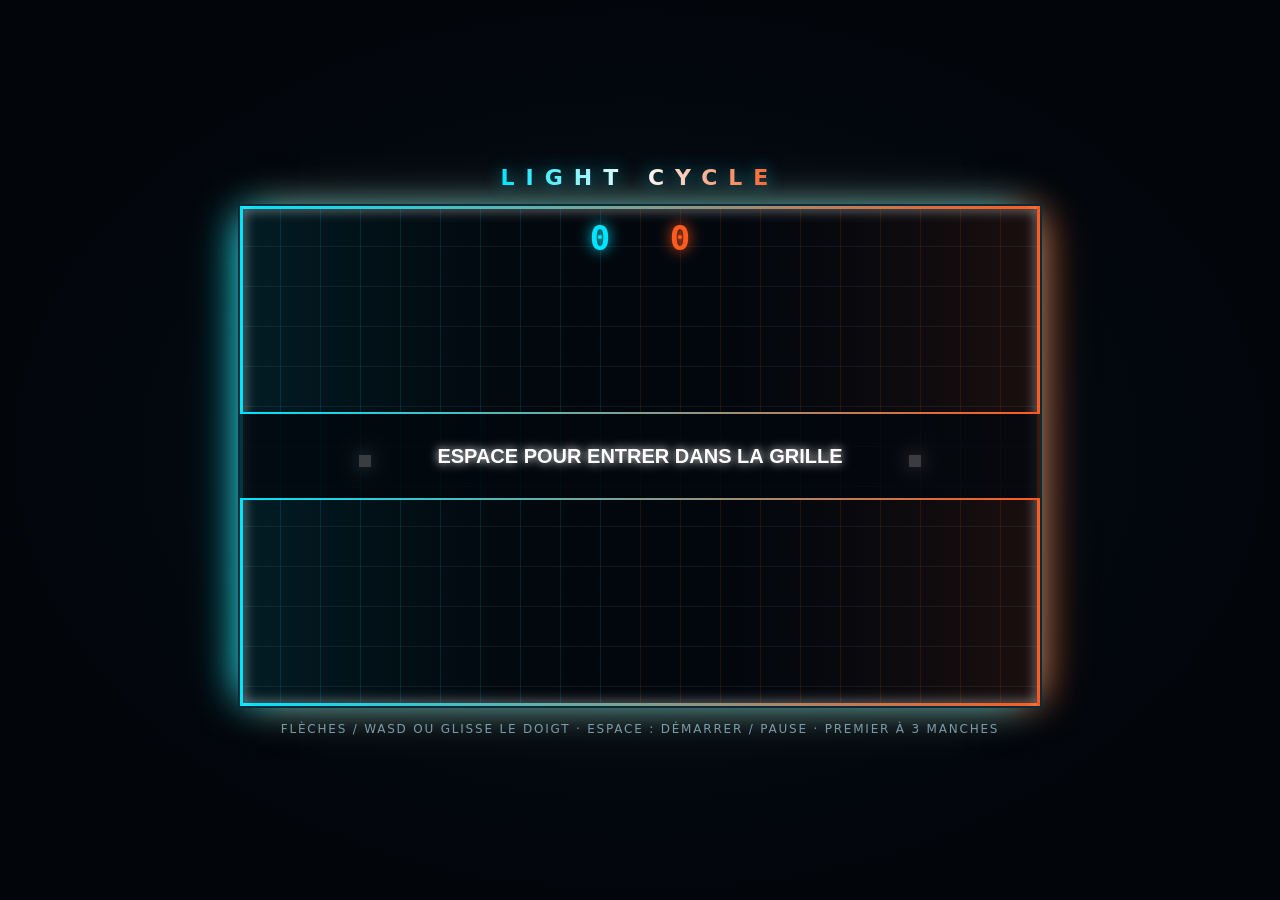
<file: lightcycle.html>
<!DOCTYPE html>
<html lang="fr">
<head>
<meta charset="UTF-8">
<meta name="viewport" content="width=device-width, initial-scale=1">
<title>Light Cycle</title>
<style>
  :root { --cyan: #00e5ff; --orange: #ff5a1f; }
  html, body { margin: 0; height: 100%; background: radial-gradient(ellipse at center, #06121c 0%, #02050a 70%); color: #bfefff; font-family: "Orbitron", "Segoe UI", system-ui, sans-serif; }
  body { display: flex; flex-direction: column; align-items: center; justify-content: center; gap: 14px; }
  h1 { margin: 0; font-size: 22px; letter-spacing: .5em; font-weight: 700; text-transform: uppercase;
       background: linear-gradient(90deg, var(--cyan), #fff 50%, var(--orange)); -webkit-background-clip: text; background-clip: text; color: transparent;
       filter: drop-shadow(0 0 8px rgba(0,229,255,.5)); }
  canvas { max-width: 96vw; height: auto; touch-action: none; border: 2px solid #0a2a38;
           box-shadow: -10px 0 40px -10px var(--cyan), 10px 0 40px -10px var(--orange), inset 0 0 40px rgba(0,0,0,.8); }
  p { margin: 0; font-size: 12px; letter-spacing: .15em; text-transform: uppercase; opacity: .6; text-align: center; padding: 0 16px; }
</style>
</head>
<body>
<h1>Light Cycle</h1>
<canvas id="c" width="800" height="500"></canvas>
<p>Flèches / WASD ou glisse le doigt · Espace : démarrer / pause · Premier à 3 manches</p>
<script>
const cv = document.getElementById('c'), ctx = cv.getContext('2d');
const CELL = 10, COLS = 80, ROWS = 50, W = cv.width, H = cv.height, WIN = 3, TICK = 70;
const CYAN = '#00e5ff', ORANGE = '#ff5a1f';
const DIRS = { up: [0, -1], down: [0, 1], left: [-1, 0], right: [1, 0] };
const OPP = { up: 'down', down: 'up', left: 'right', right: 'left' };

let grid, me, cpu, score = { me: 0, cpu: 0 }, state = 'ready', msg = 'Espace pour entrer dans la grille', acc = 0, last = 0, queued = null;

function newRound() {
  grid = Array.from({ length: ROWS }, () => new Array(COLS).fill(0));
  me = { x: 12, y: ROWS / 2, dir: 'right', id: 1, color: CYAN, alive: true };
  cpu = { x: COLS - 13, y: ROWS / 2, dir: 'left', id: 2, color: ORANGE, alive: true };
  grid[me.y][me.x] = 1; grid[cpu.y][cpu.x] = 2;
  queued = null;
}
newRound();

function free(x, y) { return x >= 0 && y >= 0 && x < COLS && y < ROWS && grid[y][x] === 0; }
function ahead(p, dir, n = 1) { const [dx, dy] = DIRS[dir]; return [p.x + dx * n, p.y + dy * n]; }
function clearDist(p, dir, max = 30) {
  let n = 0;
  while (n < max) { const [x, y] = ahead(p, dir, n + 1); if (!free(x, y)) break; n++; }
  return n;
}

function aiTurn() {
  const dirs = Object.keys(DIRS).filter(d => d !== OPP[cpu.dir]);
  const dist = Object.fromEntries(dirs.map(d => [d, clearDist(cpu, d)]));
  const forward = dist[cpu.dir];
  const danger = forward < 3;
  if (danger || Math.random() < 0.03) {
    const sorted = dirs.filter(d => d !== cpu.dir).sort((a, b) => dist[b] - dist[a]);
    const best = sorted[0];
    if (danger ? dist[best] > forward : dist[best] > 6) cpu.dir = best;
  }
}

function step() {
  if (queued && queued !== OPP[me.dir]) me.dir = queued;
  queued = null;
  aiTurn();
  for (const p of [me, cpu]) { const [x, y] = ahead(p, p.dir); p.nx = x; p.ny = y; }
  const same = me.nx === cpu.nx && me.ny === cpu.ny;
  for (const p of [me, cpu]) if (!free(p.nx, p.ny) || same) p.alive = false;
  for (const p of [me, cpu]) if (p.alive) { p.x = p.nx; p.y = p.ny; grid[p.y][p.x] = p.id; }
  if (!me.alive || !cpu.alive) endRound();
}

function endRound() {
  if (!me.alive && !cpu.alive) msg = 'Égalité';
  else if (!me.alive) { score.cpu++; msg = 'Dérézzé'; }
  else { score.me++; msg = 'Manche gagnée'; }
  if (score.me >= WIN || score.cpu >= WIN) {
    msg = (score.me >= WIN ? 'Victoire' : 'Défaite') + ' — Espace pour rejouer';
    state = 'over';
  } else { msg += ' — Espace pour continuer'; state = 'round'; }
}

function press() {
  if (state === 'ready' || state === 'round') { newRound(); state = 'play'; }
  else if (state === 'over') { score = { me: 0, cpu: 0 }; newRound(); state = 'play'; }
  else if (state === 'play') { state = 'pause'; msg = 'Pause'; }
  else if (state === 'pause') state = 'play';
}

const KEYS = { ArrowUp: 'up', ArrowDown: 'down', ArrowLeft: 'left', ArrowRight: 'right', w: 'up', s: 'down', a: 'left', d: 'right', z: 'up', q: 'left' };
addEventListener('keydown', e => {
  if (e.key === ' ') { e.preventDefault(); press(); return; }
  const d = KEYS[e.key];
  if (d) { e.preventDefault(); if (state === 'play') queued = d; }
});

let tx = 0, ty = 0;
cv.addEventListener('pointerdown', e => { tx = e.clientX; ty = e.clientY; if (state !== 'play') press(); });
cv.addEventListener('pointermove', e => {
  if (e.buttons === 0 && e.pointerType === 'mouse') return;
  const dx = e.clientX - tx, dy = e.clientY - ty;
  if (Math.max(Math.abs(dx), Math.abs(dy)) > 24 && state === 'play') {
    queued = Math.abs(dx) > Math.abs(dy) ? (dx > 0 ? 'right' : 'left') : (dy > 0 ? 'down' : 'up');
    tx = e.clientX; ty = e.clientY;
  }
});

function glow(c, b) { ctx.shadowColor = c; ctx.shadowBlur = b; }

function draw() {
  ctx.fillStyle = '#02070d'; ctx.fillRect(0, 0, W, H);
  let g = ctx.createLinearGradient(0, 0, W, 0);
  g.addColorStop(0, 'rgba(0,229,255,.10)'); g.addColorStop(.5, 'rgba(0,0,0,0)'); g.addColorStop(1, 'rgba(255,90,31,.10)');
  ctx.fillStyle = g; ctx.fillRect(0, 0, W, H);
  ctx.lineWidth = 1;
  for (let x = 0; x <= W; x += 40) { ctx.strokeStyle = x < W/2 ? 'rgba(0,229,255,.12)' : 'rgba(255,90,31,.12)'; ctx.beginPath(); ctx.moveTo(x + .5, 0); ctx.lineTo(x + .5, H); ctx.stroke(); }
  for (let y = 0; y <= H; y += 40) { ctx.strokeStyle = 'rgba(160,200,220,.08)'; ctx.beginPath(); ctx.moveTo(0, y + .5); ctx.lineTo(W, y + .5); ctx.stroke(); }

  // traînées
  for (const [p, color] of [[1, CYAN], [2, ORANGE]]) {
    ctx.save(); glow(color, 14); ctx.fillStyle = color;
    for (let y = 0; y < ROWS; y++) for (let x = 0; x < COLS; x++) if (grid[y][x] === p) ctx.fillRect(x * CELL + 1, y * CELL + 1, CELL - 2, CELL - 2);
    ctx.restore();
  }
  // têtes
  for (const p of [me, cpu]) {
    ctx.save(); glow('#fff', 20); ctx.fillStyle = p.alive ? '#fff' : p.color;
    ctx.fillRect(p.x * CELL - 1, p.y * CELL - 1, CELL + 2, CELL + 2); ctx.restore();
  }
  // murs
  ctx.save(); let wg = ctx.createLinearGradient(0, 0, W, 0); wg.addColorStop(0, CYAN); wg.addColorStop(1, ORANGE);
  ctx.fillStyle = wg; glow('#fff', 12);
  ctx.fillRect(0, 0, W, 3); ctx.fillRect(0, H - 3, W, 3); ctx.fillRect(0, 0, 3, H); ctx.fillRect(W - 3, 0, 3, H); ctx.restore();

  ctx.font = 'bold 34px "Orbitron", "Segoe UI", monospace'; ctx.textAlign = 'center';
  ctx.save(); glow(CYAN, 14); ctx.fillStyle = CYAN; ctx.fillText(score.me, W/2 - 40, 44);
  glow(ORANGE, 14); ctx.fillStyle = ORANGE; ctx.fillText(score.cpu, W/2 + 40, 44); ctx.restore();

  if (state !== 'play') {
    ctx.fillStyle = 'rgba(2,7,13,.78)'; ctx.fillRect(0, H/2 - 44, W, 88);
    let bg = ctx.createLinearGradient(0, 0, W, 0); bg.addColorStop(0, CYAN); bg.addColorStop(1, ORANGE);
    ctx.fillStyle = bg; ctx.fillRect(0, H/2 - 44, W, 2); ctx.fillRect(0, H/2 + 42, W, 2);
    ctx.save(); glow('#fff', 10); ctx.fillStyle = '#fff'; ctx.font = '600 20px "Orbitron", "Segoe UI", sans-serif';
    ctx.fillText(msg.toUpperCase(), W/2, H/2 + 7); ctx.restore();
  }
}

function loop(t) {
  const dt = Math.min(t - last, 200); last = t;
  if (state === 'play') { acc += dt; while (acc >= TICK && state === 'play') { acc -= TICK; step(); } }
  draw(); requestAnimationFrame(loop);
}
requestAnimationFrame(t => { last = t; loop(t); });
</script>
</body>
</html>
</file>
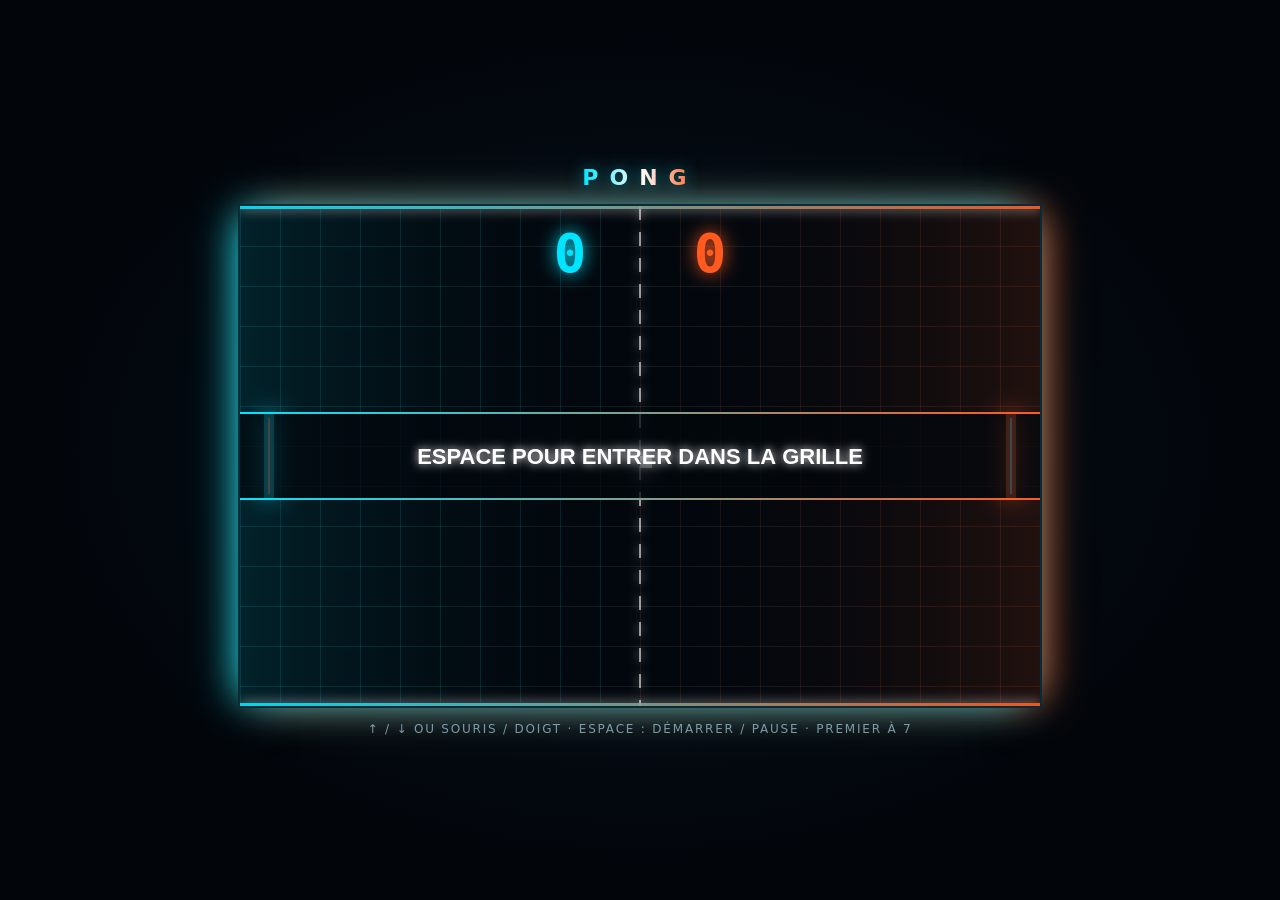
<file: pong.html>
<!DOCTYPE html>
<html lang="fr">
<head>
<meta charset="UTF-8">
<meta name="viewport" content="width=device-width, initial-scale=1">
<title>Pong · Grid</title>
<style>
  :root { --cyan: #00e5ff; --orange: #ff5a1f; }
  html, body { margin: 0; height: 100%; background: radial-gradient(ellipse at center, #06121c 0%, #02050a 70%); color: #bfefff; font-family: "Orbitron", "Segoe UI", system-ui, sans-serif; }
  body { display: flex; flex-direction: column; align-items: center; justify-content: center; gap: 14px; }
  h1 { margin: 0; font-size: 22px; letter-spacing: .5em; font-weight: 700; text-transform: uppercase;
       background: linear-gradient(90deg, var(--cyan), #fff 50%, var(--orange)); -webkit-background-clip: text; background-clip: text; color: transparent;
       filter: drop-shadow(0 0 8px rgba(0,229,255,.5)); }
  canvas { max-width: 96vw; height: auto; touch-action: none; border: 2px solid #0a2a38;
           box-shadow: -10px 0 40px -10px var(--cyan), 10px 0 40px -10px var(--orange), inset 0 0 40px rgba(0,0,0,.8); }
  p { margin: 0; font-size: 12px; letter-spacing: .15em; text-transform: uppercase; opacity: .6; text-align: center; padding: 0 16px; }
</style>
</head>
<body>
<h1>Pong</h1>
<canvas id="c" width="800" height="500"></canvas>
<p>↑ / ↓ ou souris / doigt · Espace : démarrer / pause · Premier à 7</p>
<script>
const cv = document.getElementById('c'), ctx = cv.getContext('2d');
const W = cv.width, H = cv.height, PW = 10, PH = 84, BS = 12, WIN = 7;
const CYAN = '#00e5ff', ORANGE = '#ff5a1f';
const player = { x: 24, y: H/2 - PH/2, s: 0 };
const ai = { x: W - 24 - PW, y: H/2 - PH/2, s: 0 };
const ball = { x: W/2, y: H/2, vx: 0, vy: 0, color: '#fff' };
let state = 'ready', keys = {}, msg = 'Espace pour entrer dans la grille';
let trail = [], flash = 0, flashColor = CYAN;

function serve(dir) {
  ball.x = W/2 - BS/2; ball.y = H/2 - BS/2;
  const a = (Math.random() - .5) * Math.PI / 3, sp = 5;
  ball.vx = Math.cos(a) * sp * dir; ball.vy = Math.sin(a) * sp;
  trail = [];
}
function reset() { player.s = ai.s = 0; serve(Math.random() < .5 ? 1 : -1); }

addEventListener('keydown', e => {
  keys[e.key] = true;
  if (e.key === ' ') {
    e.preventDefault();
    if (state === 'ready' || state === 'over') { reset(); state = 'play'; }
    else if (state === 'play') { state = 'pause'; msg = 'Pause'; }
    else if (state === 'pause') state = 'play';
  }
  if (e.key.startsWith('Arrow')) e.preventDefault();
});
addEventListener('keyup', e => keys[e.key] = false);

function pointer(e) {
  const r = cv.getBoundingClientRect();
  player.y = (e.clientY - r.top) * (H / r.height) - PH/2;
}
cv.addEventListener('pointermove', pointer);
cv.addEventListener('pointerdown', e => {
  pointer(e);
  if (state !== 'play') { if (state !== 'pause') reset(); state = 'play'; }
});

const clamp = (v, a, b) => Math.max(a, Math.min(b, v));

function hitPaddle(p, dir, color) {
  if (ball.x + BS > p.x && ball.x < p.x + PW && ball.y + BS > p.y && ball.y < p.y + PH) {
    const rel = (ball.y + BS/2 - (p.y + PH/2)) / (PH/2);
    const sp = Math.min(Math.hypot(ball.vx, ball.vy) * 1.05, 14), a = rel * Math.PI / 4;
    ball.vx = Math.cos(a) * sp * dir; ball.vy = Math.sin(a) * sp;
    ball.x = dir > 0 ? p.x + PW : p.x - BS;
    ball.color = color; flash = 1; flashColor = color;
  }
}

function update() {
  flash = Math.max(0, flash - .05);
  if (state !== 'play') return;
  if (keys.ArrowUp) player.y -= 7;
  if (keys.ArrowDown) player.y += 7;
  player.y = clamp(player.y, 0, H - PH);

  const target = ball.y + BS/2 - PH/2;
  ai.y = clamp(ai.y + clamp(target - ai.y, -4.5, 4.5), 0, H - PH);

  ball.x += ball.vx; ball.y += ball.vy;
  if (ball.y < 0) { ball.y = 0; ball.vy *= -1; }
  if (ball.y + BS > H) { ball.y = H - BS; ball.vy *= -1; }
  if (ball.vx < 0) hitPaddle(player, 1, CYAN); else hitPaddle(ai, -1, ORANGE);

  trail.push({ x: ball.x + BS/2, y: ball.y + BS/2 });
  if (trail.length > 18) trail.shift();

  if (ball.x + BS < 0) { ai.s++; point(1); }
  else if (ball.x > W) { player.s++; point(-1); }
}
function point(dir) {
  if (player.s >= WIN || ai.s >= WIN) {
    state = 'over';
    msg = (player.s >= WIN ? 'Victoire' : 'Dérézzé') + ' — Espace pour rejouer';
  } else serve(dir);
}

function glow(color, blur) { ctx.shadowColor = color; ctx.shadowBlur = blur; }
function noGlow() { ctx.shadowBlur = 0; }

function drawGrid() {
  ctx.fillStyle = '#02070d'; ctx.fillRect(0, 0, W, H);
  // lueur de fond : cyan à gauche, orange à droite
  let g = ctx.createLinearGradient(0, 0, W, 0);
  g.addColorStop(0, 'rgba(0,229,255,.12)'); g.addColorStop(.5, 'rgba(0,0,0,0)'); g.addColorStop(1, 'rgba(255,90,31,.12)');
  ctx.fillStyle = g; ctx.fillRect(0, 0, W, H);
  // grille
  ctx.lineWidth = 1;
  for (let x = 0; x <= W; x += 40) {
    ctx.strokeStyle = x < W/2 ? 'rgba(0,229,255,.13)' : 'rgba(255,90,31,.13)';
    ctx.beginPath(); ctx.moveTo(x + .5, 0); ctx.lineTo(x + .5, H); ctx.stroke();
  }
  for (let y = 0; y <= H; y += 40) {
    let gg = ctx.createLinearGradient(0, 0, W, 0);
    gg.addColorStop(0, 'rgba(0,229,255,.13)'); gg.addColorStop(1, 'rgba(255,90,31,.13)');
    ctx.strokeStyle = gg; ctx.beginPath(); ctx.moveTo(0, y + .5); ctx.lineTo(W, y + .5); ctx.stroke();
  }
  // ligne centrale
  ctx.save(); glow('#fff', 10); ctx.strokeStyle = 'rgba(255,255,255,.55)'; ctx.lineWidth = 2;
  ctx.setLineDash([14, 12]); ctx.beginPath(); ctx.moveTo(W/2, 0); ctx.lineTo(W/2, H); ctx.stroke(); ctx.restore();
  // murs lumineux haut / bas
  ctx.save();
  let wg = ctx.createLinearGradient(0, 0, W, 0); wg.addColorStop(0, CYAN); wg.addColorStop(1, ORANGE);
  ctx.fillStyle = wg; glow('#fff', 12); ctx.globalAlpha = .9;
  ctx.fillRect(0, 0, W, 3); ctx.fillRect(0, H - 3, W, 3); ctx.restore();
  // flash au rebond
  if (flash > 0) { ctx.fillStyle = flashColor; ctx.globalAlpha = flash * .12; ctx.fillRect(0, 0, W, H); ctx.globalAlpha = 1; }
}

function drawPaddle(p, color) {
  ctx.save(); glow(color, 24); ctx.fillStyle = color; ctx.fillRect(p.x, p.y, PW, PH);
  glow('#fff', 6); ctx.fillStyle = '#fff'; ctx.fillRect(p.x + PW/2 - 1, p.y + 4, 2, PH - 8);
  ctx.restore();
}

function draw() {
  drawGrid();
  // traînée de la balle
  for (let i = 0; i < trail.length; i++) {
    const t = trail[i], k = i / trail.length;
    ctx.globalAlpha = k * .5; ctx.fillStyle = ball.color;
    ctx.fillRect(t.x - BS*k/2, t.y - BS*k/2, BS*k, BS*k);
  }
  ctx.globalAlpha = 1;
  drawPaddle(player, CYAN); drawPaddle(ai, ORANGE);
  ctx.save(); glow(ball.color, 20); ctx.fillStyle = '#fff'; ctx.fillRect(ball.x, ball.y, BS, BS); ctx.restore();

  ctx.font = 'bold 54px "Orbitron", "Segoe UI", monospace'; ctx.textAlign = 'center';
  ctx.save(); glow(CYAN, 18); ctx.fillStyle = CYAN; ctx.fillText(player.s, W/2 - 70, 66);
  glow(ORANGE, 18); ctx.fillStyle = ORANGE; ctx.fillText(ai.s, W/2 + 70, 66); ctx.restore();

  if (state !== 'play') {
    ctx.fillStyle = 'rgba(2,7,13,.75)'; ctx.fillRect(0, H/2 - 44, W, 88);
    let bg = ctx.createLinearGradient(0, 0, W, 0); bg.addColorStop(0, CYAN); bg.addColorStop(1, ORANGE);
    ctx.fillStyle = bg; ctx.fillRect(0, H/2 - 44, W, 2); ctx.fillRect(0, H/2 + 42, W, 2);
    ctx.save(); glow('#fff', 10); ctx.fillStyle = '#fff'; ctx.font = '600 22px "Orbitron", "Segoe UI", sans-serif';
    ctx.fillText(msg.toUpperCase(), W/2, H/2 + 8); ctx.restore();
  }
}
(function loop() { update(); draw(); requestAnimationFrame(loop); })();
</script>
</body>
</html>
</file>
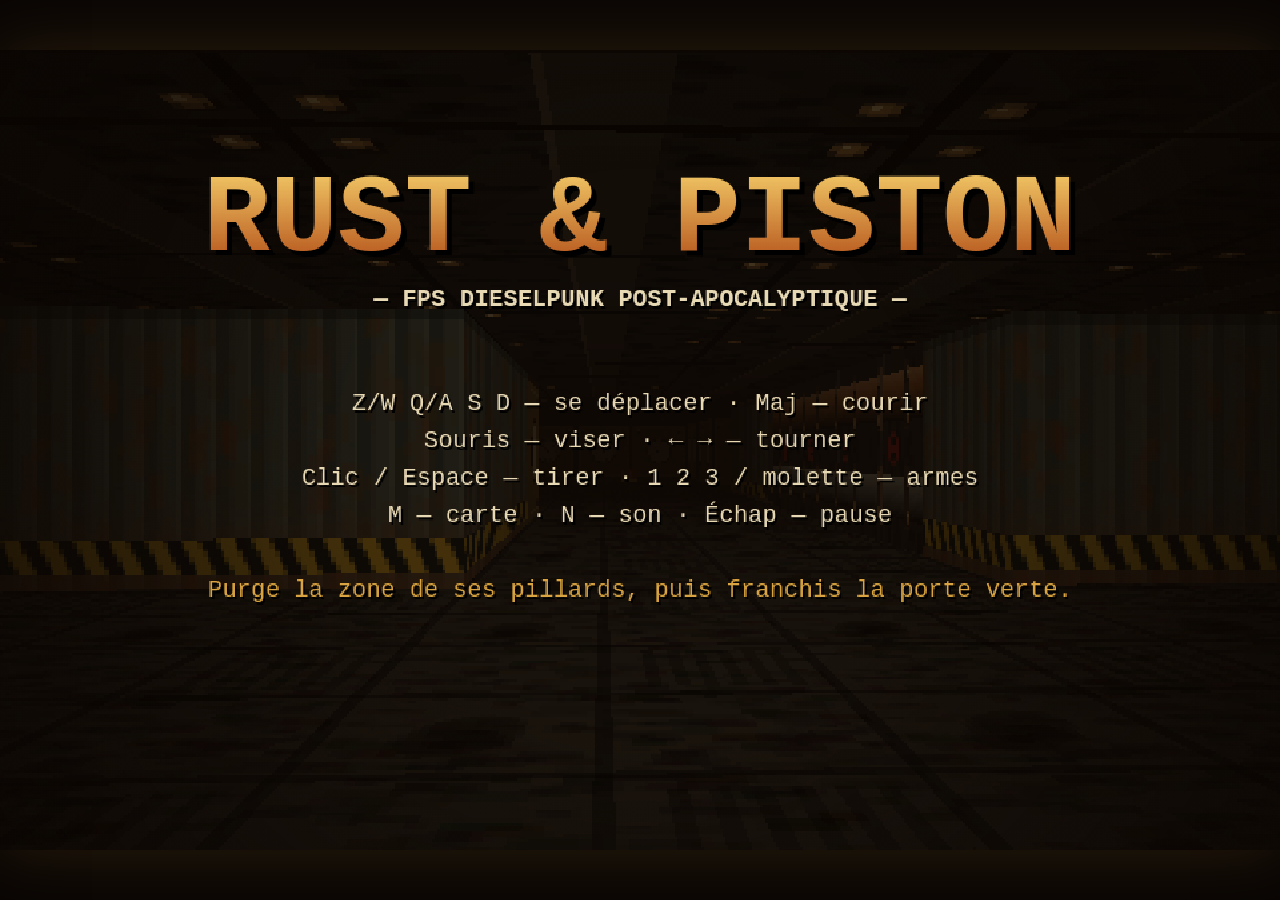
<file: rustpiston.html>
<!DOCTYPE html>
<html lang="fr">
<head>
<meta charset="UTF-8">
<meta name="viewport" content="width=device-width, initial-scale=1">
<title>Rust &amp; Piston</title>
<style>
  html, body { margin: 0; height: 100%; background: #0a0604; color: #e8d9b5; font-family: "Courier New", ui-monospace, monospace; overflow: hidden; }
  body { display: flex; align-items: center; justify-content: center; }
  #wrap { position: relative; width: min(100vw, calc(100vh * 1.6)); aspect-ratio: 16 / 10; box-shadow: 0 0 60px rgba(217,164,65,.15); }
  canvas { width: 100%; height: 100%; display: block; image-rendering: pixelated; background: #000; cursor: crosshair; }
</style>
</head>
<body>
<div id="wrap"><canvas id="c" width="960" height="600"></canvas></div>
<script>
'use strict';
(() => {
// =====================================================================
//  RUST & PISTON — FPS dieselpunk post-apocalyptique (raycasting)
// =====================================================================
const cv = document.getElementById('c'), ctx = cv.getContext('2d');
const SW = 960, SH = 600;              // écran (HUD)
const RW = 480, RH = 300;              // résolution du rendu 3D
const off = document.createElement('canvas'); off.width = RW; off.height = RH;
const octx = off.getContext('2d');
const img = octx.createImageData(RW, RH);
const buf = new Uint32Array(img.data.buffer);
const zbuf = new Float32Array(RW);
const FOVK = 0.66, K = RW / (2 * FOVK * RH);
const FOG = [24, 15, 9], TINT = [1, .93, .8];
const FOGPACK = (255 << 24) | (FOG[2] << 16) | (FOG[1] << 8) | FOG[0];
const clamp = (v, a, b) => v < a ? a : v > b ? b : v;
function mulberry32(a) { return () => { a |= 0; a = a + 0x6D2B79F5 | 0; let t = Math.imul(a ^ a >>> 15, 1 | a); t = t + Math.imul(t ^ t >>> 7, 61 | t) ^ t; return ((t ^ t >>> 14) >>> 0) / 4294967296; }; }
const BRASS = '#d9a441', RUST = '#c0561f', STEAM = '#e8d9b5', DANGER = '#ff4a2a';

// ---------------------------------------------------------------------
//  Textures procédurales
// ---------------------------------------------------------------------
function mkTex(fn) {
  const c = document.createElement('canvas'); c.width = c.height = 64;
  const g = c.getContext('2d'); fn(g);
  return new Uint32Array(g.getImageData(0, 0, 64, 64).data.buffer);
}
const tr = mulberry32(4242);
function speckle(g, n, fn, smin, smax) { for (let i = 0; i < n; i++) { const s = smin + tr() * (smax - smin); g.fillStyle = fn(); g.fillRect(tr() * 64, tr() * 64, s, s * (1 + tr() * 2.5)); } }
function rivet(g, x, y) { g.fillStyle = '#1b120c'; g.beginPath(); g.arc(x + .7, y + .9, 2.2, 0, 7); g.fill(); g.fillStyle = '#b98a4a'; g.beginPath(); g.arc(x, y, 1.9, 0, 7); g.fill(); g.fillStyle = '#f0d8a0'; g.fillRect(x - 1, y - 1, 1, 1); }
function glow(g, x, y, r, c0, c1) { const gr = g.createRadialGradient(x, y, 0, x, y, r); gr.addColorStop(0, c0); gr.addColorStop(1, c1); g.fillStyle = gr; g.beginPath(); g.arc(x, y, r, 0, 7); g.fill(); }
function lens(g, x, y, r, col) { g.fillStyle = '#120c08'; g.beginPath(); g.arc(x, y, r + 1.3, 0, 7); g.fill(); glow(g, x, y, r, '#fff4c0', col); }

const TEX = [null];
// 1 — tôle rouillée
TEX[1] = mkTex(g => {
  g.fillStyle = '#74401f'; g.fillRect(0, 0, 64, 64);
  speckle(g, 260, () => `rgba(${110 + tr() * 80 | 0},${45 + tr() * 40 | 0},${12 + tr() * 20 | 0},${.15 + tr() * .3})`, 1, 5);
  speckle(g, 60, () => 'rgba(20,10,4,.25)', 1, 3);
  for (const ox of [0, 32]) for (const oy of [0, 32]) {
    g.fillStyle = 'rgba(255,190,120,.18)'; g.fillRect(ox + 1, oy + 1, 31, 1);
    g.fillStyle = '#2a170c'; g.fillRect(ox, oy, 32, 1.5); g.fillRect(ox, oy, 1.5, 32);
    for (const [rx, ry] of [[5, 5], [27, 5], [5, 27], [27, 27]]) { g.fillStyle = 'rgba(30,12,4,.4)'; g.fillRect(ox + rx - .5, oy + ry, 1.3, 5 + tr() * 12); rivet(g, ox + rx, oy + ry); }
  }
});
// 2 — briques suie
TEX[2] = mkTex(g => {
  g.fillStyle = '#2b2420'; g.fillRect(0, 0, 64, 64);
  for (let row = 0; row < 8; row++) for (let i = 0; i < 4; i++) {
    const x = (row % 2 ? -8 : 0) + i * 16, sh = tr();
    g.fillStyle = `rgb(${80 + sh * 40 | 0},${38 + sh * 20 | 0},${28 + sh * 14 | 0})`; g.fillRect(x + 1, row * 8 + 1, 14, 6);
    if (x < 0) g.fillRect(x + 64 + 1, row * 8 + 1, 14, 6);
  }
  speckle(g, 120, () => 'rgba(0,0,0,.25)', 1, 3);
  const gr = g.createLinearGradient(0, 0, 0, 64); gr.addColorStop(0, 'rgba(0,0,0,.5)'); gr.addColorStop(.6, 'rgba(0,0,0,0)'); g.fillStyle = gr; g.fillRect(0, 0, 64, 64);
});
// 3 — panneau de laiton avec jauge
TEX[3] = mkTex(g => {
  const gr = g.createLinearGradient(0, 0, 64, 64); gr.addColorStop(0, '#9a7632'); gr.addColorStop(1, '#6b4f20'); g.fillStyle = gr; g.fillRect(0, 0, 64, 64);
  speckle(g, 90, () => `rgba(60,110,90,${.1 + tr() * .2})`, 1, 3);
  g.strokeStyle = '#2a1c0a'; g.lineWidth = 2; g.strokeRect(1, 1, 62, 62); g.strokeStyle = 'rgba(255,230,160,.35)'; g.lineWidth = 1; g.strokeRect(4.5, 4.5, 55, 55);
  for (const [x, y] of [[8, 8], [56, 8], [8, 56], [56, 56]]) rivet(g, x, y);
  g.fillStyle = '#16100a'; g.beginPath(); g.arc(32, 32, 15, 0, 7); g.fill();
  g.fillStyle = '#d8c9a0'; g.beginPath(); g.arc(32, 32, 13, 0, 7); g.fill();
  g.strokeStyle = '#2a1c0a'; g.lineWidth = 1;
  for (let i = 0; i < 9; i++) { const a = Math.PI * (.8 + i * .055 * 4.5 / 1.1) ; g.beginPath(); g.moveTo(32 + Math.cos(a) * 9, 32 + Math.sin(a) * 9); g.lineTo(32 + Math.cos(a) * 12, 32 + Math.sin(a) * 12); g.stroke(); }
  g.strokeStyle = '#b8261a'; g.lineWidth = 1.6; g.beginPath(); g.moveTo(32, 32); g.lineTo(40, 25); g.stroke();
  g.fillStyle = '#16100a'; g.fillRect(31, 31, 3, 3);
});
// 4 — acier ondulé + bande de danger
TEX[4] = mkTex(g => {
  for (let i = 0; i < 16; i++) { g.fillStyle = i % 2 ? '#3b463f' : '#505e55'; g.fillRect(i * 4, 0, 4, 64); g.fillStyle = 'rgba(255,255,255,.08)'; g.fillRect(i * 4, 0, 1, 64); }
  speckle(g, 160, () => `rgba(${90 + tr() * 60 | 0},${50 + tr() * 30 | 0},20,${.08 + tr() * .2})`, 1, 4);
  const gr = g.createLinearGradient(0, 40, 0, 64); gr.addColorStop(0, 'rgba(120,60,20,0)'); gr.addColorStop(1, 'rgba(120,60,20,.55)'); g.fillStyle = gr; g.fillRect(0, 40, 64, 24);
  g.fillStyle = '#1a1a14'; g.fillRect(0, 52, 64, 8);
  g.fillStyle = '#d2a82a'; for (let i = -2; i < 10; i++) { g.beginPath(); g.moveTo(i * 8, 60); g.lineTo(i * 8 + 4, 60); g.lineTo(i * 8 + 8, 52); g.lineTo(i * 8 + 4, 52); g.fill(); }
  g.fillStyle = 'rgba(0,0,0,.35)'; g.fillRect(0, 0, 64, 2);
});
// 5 — tuyauterie
TEX[5] = mkTex(g => {
  g.fillStyle = '#26221f'; g.fillRect(0, 0, 64, 64);
  speckle(g, 80, () => 'rgba(0,0,0,.35)', 1, 4);
  const pipe = (y, h, c0, c1) => { const gr = g.createLinearGradient(0, y, 0, y + h); gr.addColorStop(0, c1); gr.addColorStop(.35, c0); gr.addColorStop(1, '#120d09'); g.fillStyle = gr; g.fillRect(0, y, 64, h); };
  pipe(6, 16, '#b0672e', '#e4a265'); pipe(40, 14, '#7c8078', '#b9bdb2');
  for (const x of [12, 44]) { g.fillStyle = '#3a2a1a'; g.fillRect(x, 3, 6, 22); g.fillRect(x, 37, 6, 20); g.fillStyle = 'rgba(255,220,160,.35)'; g.fillRect(x, 3, 1, 22); g.fillRect(x, 37, 1, 20); rivet(g, x + 3, 7); rivet(g, x + 3, 21); rivet(g, x + 3, 41); rivet(g, x + 3, 53); }
  g.strokeStyle = '#a8261a'; g.lineWidth = 2; g.beginPath(); g.arc(30, 31, 5, 0, 7); g.stroke(); g.beginPath(); g.moveTo(25, 31); g.lineTo(35, 31); g.moveTo(30, 26); g.lineTo(30, 36); g.stroke();
  g.fillStyle = 'rgba(230,230,220,.12)'; g.fillRect(40, 0, 3, 7); g.fillRect(41, 25, 4, 12);
});
// 6 / 7 — porte de sortie (verrouillée / ouverte)
function exitTex(col, label) {
  return mkTex(g => {
    g.fillStyle = '#2d2a26'; g.fillRect(0, 0, 64, 64);
    g.fillStyle = '#1a1a14'; g.fillRect(0, 0, 64, 8); g.fillRect(0, 56, 64, 8);
    g.fillStyle = '#d2a82a'; for (let i = -1; i < 9; i++) { for (const y of [0, 56]) { g.beginPath(); g.moveTo(i * 8, y + 8); g.lineTo(i * 8 + 4, y + 8); g.lineTo(i * 8 + 8, y); g.lineTo(i * 8 + 4, y); g.fill(); } }
    g.fillStyle = '#3d3a34'; g.fillRect(6, 12, 52, 40); g.strokeStyle = '#15110d'; g.lineWidth = 2; g.strokeRect(6, 12, 52, 40);
    g.fillStyle = 'rgba(255,255,255,.07)'; g.fillRect(8, 14, 48, 3);
    g.fillStyle = '#111'; g.fillRect(9, 20, 46, 12);
    g.fillStyle = col; g.font = 'bold 11px monospace'; g.textAlign = 'center'; g.fillText(label, 32, 30);
    glow(g, 32, 41, 9, col, 'rgba(0,0,0,0)'); g.fillStyle = col; g.beginPath(); g.arc(32, 41, 4, 0, 7); g.fill();
    rivet(g, 11, 48); rivet(g, 53, 48);
  });
}
TEX[6] = exitTex('#ff3a22', 'VERROU'); TEX[7] = exitTex('#69ff72', 'SORTIE');
// sol et plafond
const FLOOR = mkTex(g => {
  g.fillStyle = '#3d3830'; g.fillRect(0, 0, 64, 64);
  speckle(g, 300, () => `rgba(${tr() * 40 | 0},${tr() * 35 | 0},${tr() * 25 | 0},${.2 + tr() * .3})`, 1, 3);
  g.strokeStyle = 'rgba(0,0,0,.6)'; g.lineWidth = 1.5; g.strokeRect(0, 0, 64, 64); g.beginPath(); g.moveTo(32, 0); g.lineTo(32, 64); g.moveTo(0, 32); g.lineTo(64, 32); g.stroke();
  g.fillStyle = 'rgba(0,0,0,.3)'; for (let i = 0; i < 6; i++) g.fillRect(36, 38 + i * 4, 24, 2);
  g.fillStyle = 'rgba(15,10,6,.45)'; g.beginPath(); g.ellipse(14, 16, 9, 6, .5, 0, 7); g.fill();
});
const CEIL = mkTex(g => {
  g.fillStyle = '#24201b'; g.fillRect(0, 0, 64, 64);
  speckle(g, 160, () => 'rgba(0,0,0,.35)', 1, 3);
  g.fillStyle = '#322b24'; g.fillRect(0, 26, 64, 12); g.fillStyle = 'rgba(255,220,160,.12)'; g.fillRect(0, 26, 64, 1);
  g.strokeStyle = '#0d0a07'; g.lineWidth = 2; g.strokeRect(0, 0, 64, 64);
  for (const [x, y] of [[6, 6], [58, 6], [6, 58], [58, 58]]) rivet(g, x, y);
});

// ---------------------------------------------------------------------
//  Sprites procéduraux
// ---------------------------------------------------------------------
const PAL = {
  raider: { coat: '#5b4630', pants: '#3a2d22', hood: '#2a221a', mask: '#4a4a3c', lens: '#ffb12e', brass: '#c9973a', metal: '#6e4a30', bulk: 1, tank: false },
  brute:  { coat: '#6a2f1c', pants: '#2f2a26', hood: '#1a1512', mask: '#3a2b24', lens: '#ff3a1c', brass: '#b9892f', metal: '#8a8f88', bulk: 1.3, tank: true }
};
function drawHuman(g, f, P) {
  g.clearRect(0, 0, 64, 64);
  if (f === 3) {
    g.fillStyle = 'rgba(0,0,0,.4)'; g.beginPath(); g.ellipse(32, 60, 27, 4, 0, 0, 7); g.fill();
    g.fillStyle = P.coat; g.fillRect(10, 50, 36, 10); g.fillStyle = P.pants; g.fillRect(44, 52, 15, 7);
    g.fillStyle = '#17100b'; g.fillRect(57, 51, 5, 9);
    g.fillStyle = P.hood; g.beginPath(); g.arc(9, 54, 7, 0, 7); g.fill(); lens(g, 8, 52, 2.4, 'rgba(120,70,20,.8)');
    g.fillStyle = '#7a1a10'; g.beginPath(); g.ellipse(26, 58, 10, 2, 0, 0, 7); g.fill();
    return;
  }
  const s = f === 0 ? 2 : f === 1 ? -2 : 0;
  g.fillStyle = 'rgba(0,0,0,.35)'; g.beginPath(); g.ellipse(32, 61, 17 * P.bulk, 3, 0, 0, 7); g.fill();
  g.save(); g.translate(32, 0); g.scale(P.bulk, 1); g.translate(-32, 0);
  g.fillStyle = P.pants; g.fillRect(23, 40, 7, 19 + s); g.fillRect(34, 40, 7, 19 - s);
  g.fillStyle = '#17100b'; g.fillRect(22, 56 + s, 9, 5); g.fillRect(33, 56 - s, 9, 5);
  if (P.tank) { for (const x of [11, 47]) { g.fillStyle = '#6f6a60'; g.fillRect(x, 10, 7, 26); g.fillStyle = P.brass; g.fillRect(x - 1, 9, 9, 3); g.fillRect(x - 1, 34, 9, 3); g.fillStyle = 'rgba(255,255,255,.2)'; g.fillRect(x + 1, 12, 2, 22); } }
  g.fillStyle = P.coat; g.beginPath(); g.moveTo(19, 22); g.lineTo(45, 22); g.lineTo(48, 50); g.lineTo(16, 50); g.closePath(); g.fill();
  g.fillStyle = 'rgba(0,0,0,.25)'; g.fillRect(31, 22, 2, 28);
  g.fillStyle = '#1a120c'; g.fillRect(17, 38, 30, 3); g.fillStyle = P.brass; g.fillRect(30, 37, 5, 5);
  g.strokeStyle = '#2b1d12'; g.lineWidth = 3; g.beginPath(); g.moveTo(20, 23); g.lineTo(44, 47); g.stroke();
  g.fillStyle = P.brass; for (let i = 0; i < 5; i++) g.fillRect(22 + i * 5, 25 + i * 5, 2, 2);
  g.fillStyle = P.metal; g.beginPath(); g.ellipse(18, 24, 7, 5, 0, 0, 7); g.fill(); g.beginPath(); g.ellipse(46, 24, 7, 5, 0, 0, 7); g.fill();
  g.fillStyle = 'rgba(255,255,255,.18)'; g.fillRect(14, 21, 8, 1.5); g.fillRect(42, 21, 8, 1.5);
  g.fillStyle = P.coat; g.fillRect(12, 25, 7, 20);
  g.restore();
  // bras armé
  const hx = f === 2 ? 49 : 46;
  g.fillStyle = P.coat;
  if (f === 2) { g.fillRect(44, 26, 14, 7); g.fillStyle = '#22201c'; g.fillRect(55, 27, 8, 5); g.fillStyle = P.brass; g.fillRect(54, 26, 2, 7);
    glow(g, 62, 29.5, 8, '#fff6c8', 'rgba(255,120,20,0)'); }
  else { g.fillRect(hx - 1, 25, 7, 20); g.fillStyle = '#22201c'; g.fillRect(hx, 44, 9, 4); g.fillStyle = P.brass; g.fillRect(hx + 1, 44, 2, 4); }
  // tête : capuche + masque à gaz
  g.fillStyle = P.hood; g.beginPath(); g.arc(32, 14, 9, 0, 7); g.fill();
  g.fillStyle = P.mask; g.beginPath(); g.ellipse(32, 18, 6.5, 5.5, 0, 0, 7); g.fill();
  lens(g, 28, 13, 3.2, P.lens); lens(g, 36, 13, 3.2, P.lens);
  g.fillStyle = '#1a1510'; g.fillRect(22, 12, 20, 1.2);
  g.fillStyle = P.brass; g.fillRect(29, 19, 6, 7); g.fillStyle = '#1a1510'; for (let i = 0; i < 3; i++) g.fillRect(30, 20 + i * 2, 4, .8);
}
function drawAuto(g, f) {
  g.clearRect(0, 0, 64, 64);
  if (f === 3) {
    g.fillStyle = 'rgba(0,0,0,.4)'; g.beginPath(); g.ellipse(32, 60, 26, 4, 0, 0, 7); g.fill();
    g.fillStyle = '#4a5249'; g.fillRect(12, 48, 30, 12); g.fillStyle = '#6b7068'; g.beginPath(); g.arc(48, 55, 6, 0, 7); g.fill();
    g.fillStyle = '#2a2a24'; g.fillRect(6, 56, 14, 3); g.fillRect(40, 44, 4, 8);
    glow(g, 22, 44, 10, 'rgba(200,200,190,.35)', 'rgba(200,200,190,0)'); glow(g, 28, 36, 8, 'rgba(200,200,190,.25)', 'rgba(200,200,190,0)');
    return;
  }
  const s = f === 0 ? 2 : f === 1 ? -2 : 0;
  g.fillStyle = 'rgba(0,0,0,.35)'; g.beginPath(); g.ellipse(32, 61, 18, 3, 0, 0, 7); g.fill();
  for (const [x, d] of [[22, s], [38, -s]]) { g.fillStyle = '#3a3f3a'; g.fillRect(x, 44, 5, 15 + d); g.fillStyle = BRASS; g.fillRect(x - 1, 50 + d / 2, 7, 3); g.fillStyle = '#23231f'; g.fillRect(x - 3, 58 + d, 11, 4); }
  g.fillStyle = '#6a7168'; g.fillRect(17, 22, 30, 24);
  g.fillStyle = 'rgba(255,255,255,.12)'; g.fillRect(17, 22, 30, 2); g.fillStyle = 'rgba(0,0,0,.3)'; g.fillRect(17, 44, 30, 2);
  for (const [x, y] of [[20, 25], [44, 25], [20, 43], [44, 43]]) rivet(g, x, y);
  g.fillStyle = '#1a1510'; g.beginPath(); g.arc(32, 35, 7, 0, 7); g.fill(); glow(g, 32, 35, 6, '#fff0b0', 'rgba(255,150,40,.9)');
  g.fillStyle = '#4a4f48'; g.fillRect(38, 8, 6, 15); g.fillStyle = '#2a2a24'; g.fillRect(37, 7, 8, 3);
  glow(g, 41, 5, 5, 'rgba(210,210,200,.55)', 'rgba(210,210,200,0)'); glow(g, 44, 0, 4, 'rgba(210,210,200,.35)', 'rgba(210,210,200,0)');
  g.fillStyle = '#7a8178'; g.beginPath(); g.arc(30, 18, 8, Math.PI, 0); g.fill(); g.fillRect(22, 18, 16, 5);
  lens(g, 30, 19, 4, '#ff6a2a');
  g.fillStyle = '#4a5047'; g.fillRect(8, 24, 8, 22); g.fillStyle = BRASS; g.fillRect(9, 34, 6, 2);
  if (f === 2) { g.fillStyle = '#2a2a24'; g.fillRect(47, 27, 14, 6); g.fillStyle = '#4a5047'; g.fillRect(47, 25, 8, 10); glow(g, 62, 30, 9, '#fff6c8', 'rgba(255,120,20,0)'); }
  else { g.fillStyle = '#4a5047'; g.fillRect(48, 24, 8, 22); g.fillStyle = '#2a2a24'; g.fillRect(49, 44, 6, 8); }
}
function box(g, x, y, w, h, c) { g.fillStyle = c; g.fillRect(x, y, w, h); }
function drawMed(g) { glow(g, 32, 46, 24, 'rgba(255,90,60,.4)', 'rgba(255,90,60,0)'); box(g, 15, 32, 34, 26, '#1d1510'); box(g, 17, 34, 30, 22, '#d7cdb4'); box(g, 29, 37, 6, 16, '#c4281c'); box(g, 23, 42, 18, 6, '#c4281c'); box(g, 15, 32, 34, 3, BRASS); box(g, 26, 28, 12, 4, '#3a2a1a'); }
function drawArmor(g) { glow(g, 32, 46, 24, 'rgba(120,200,255,.35)', 'rgba(120,200,255,0)'); g.fillStyle = '#6f7a74'; g.beginPath(); g.moveTo(14, 32); g.lineTo(50, 32); g.lineTo(46, 58); g.lineTo(18, 58); g.closePath(); g.fill(); g.fillStyle = '#9aa59c'; g.fillRect(16, 34, 32, 4); g.fillStyle = '#3a423e'; g.fillRect(29, 38, 6, 18); rivet(g, 19, 36); rivet(g, 45, 36); rivet(g, 24, 52); rivet(g, 40, 52); }
function drawBullets(g) { glow(g, 32, 46, 22, 'rgba(255,200,80,.35)', 'rgba(255,200,80,0)'); box(g, 16, 40, 32, 18, '#4a3a22'); box(g, 16, 40, 32, 4, '#2a1f10'); for (let i = 0; i < 6; i++) { box(g, 19 + i * 5, 32, 3, 9, BRASS); box(g, 19 + i * 5, 31, 3, 3, '#7a4a20'); } box(g, 20, 48, 24, 5, '#d8c9a0'); }
function drawShells(g) { glow(g, 32, 46, 22, 'rgba(255,100,60,.35)', 'rgba(255,100,60,0)'); for (let i = 0; i < 4; i++) { const x = 15 + i * 9; box(g, x, 32, 7, 20, '#a8261a'); box(g, x, 50, 7, 8, BRASS); box(g, x + 1, 33, 2, 17, 'rgba(255,255,255,.25)'); } }
function drawGunPick(kind) { return g => { glow(g, 32, 46, 26, 'rgba(255,200,80,.4)', 'rgba(255,200,80,0)'); g.fillStyle = '#23201c';
  if (kind === 'shotgun') { g.fillRect(6, 38, 50, 4); g.fillRect(6, 43, 50, 4); g.fillStyle = '#6a3f1c'; g.fillRect(36, 40, 26, 8); g.fillRect(14, 44, 18, 4); g.fillStyle = BRASS; g.fillRect(26, 36, 3, 13); }
  else { g.fillRect(4, 40, 38, 5); g.fillStyle = '#3a3a34'; g.fillRect(16, 38, 18, 9); g.fillStyle = '#6a3f1c'; g.fillRect(40, 41, 20, 8); g.fillStyle = BRASS; g.beginPath(); g.arc(28, 54, 7, 0, 7); g.fill(); g.fillStyle = '#23201c'; g.fillRect(26, 52, 4, 4); } }; }

const SPR = {
  raider: [0, 1, 2, 3].map(f => mkTex(g => drawHuman(g, f, PAL.raider))),
  brute:  [0, 1, 2, 3].map(f => mkTex(g => drawHuman(g, f, PAL.brute))),
  auto:   [0, 1, 2, 3].map(f => mkTex(g => drawAuto(g, f))),
  med: mkTex(drawMed), armor: mkTex(drawArmor), bal: mkTex(drawBullets), car: mkTex(drawShells),
  shotgun: mkTex(drawGunPick('shotgun')), smg: mkTex(drawGunPick('smg'))
};

// ---------------------------------------------------------------------
//  Audio (synthèse WebAudio)
// ---------------------------------------------------------------------
let AC = null, master = null, muted = false, noiseBuf = null;
function audioInit() {
  if (AC) { if (AC.state === 'suspended') AC.resume(); return; }
  try {
    AC = new (window.AudioContext || window.webkitAudioContext)();
    master = AC.createGain(); master.gain.value = muted ? 0 : .55; master.connect(AC.destination);
    const len = AC.sampleRate; noiseBuf = AC.createBuffer(1, len, AC.sampleRate);
    const d = noiseBuf.getChannelData(0); for (let i = 0; i < len; i++) d[i] = Math.random() * 2 - 1;
    ambient();
  } catch (e) { AC = null; }
}
function noise(dur, f0, f1, gain, type = 'lowpass', q = 1, delay = 0) {
  if (!AC) return; const t = AC.currentTime + delay;
  const src = AC.createBufferSource(); src.buffer = noiseBuf; src.loop = true;
  const fl = AC.createBiquadFilter(); fl.type = type; fl.Q.value = q; fl.frequency.setValueAtTime(f0, t); fl.frequency.exponentialRampToValueAtTime(Math.max(20, f1), t + dur);
  const g = AC.createGain(); g.gain.setValueAtTime(Math.max(.001, gain), t); g.gain.exponentialRampToValueAtTime(.001, t + dur);
  src.connect(fl); fl.connect(g); g.connect(master); src.start(t); src.stop(t + dur + .05);
}
function tone(f0, f1, dur, gain, type = 'sine', delay = 0) {
  if (!AC) return; const t = AC.currentTime + delay, o = AC.createOscillator(); o.type = type;
  o.frequency.setValueAtTime(f0, t); o.frequency.exponentialRampToValueAtTime(Math.max(20, f1), t + dur);
  const g = AC.createGain(); g.gain.setValueAtTime(Math.max(.001, gain), t); g.gain.exponentialRampToValueAtTime(.001, t + dur);
  o.connect(g); g.connect(master); o.start(t); o.stop(t + dur + .05);
}
function ambient() {
  const o1 = AC.createOscillator(), o2 = AC.createOscillator(); o1.type = o2.type = 'sawtooth'; o1.frequency.value = 48; o2.frequency.value = 49.3;
  const lp = AC.createBiquadFilter(); lp.type = 'lowpass'; lp.frequency.value = 140; const g = AC.createGain(); g.gain.value = .06;
  o1.connect(lp); o2.connect(lp); lp.connect(g); g.connect(master); o1.start(); o2.start();
  const n = AC.createBufferSource(); n.buffer = noiseBuf; n.loop = true; const bp = AC.createBiquadFilter(); bp.type = 'bandpass'; bp.frequency.value = 500; bp.Q.value = .6;
  const ng = AC.createGain(); ng.gain.value = .05; const lfo = AC.createOscillator(); lfo.frequency.value = .12; const lg = AC.createGain(); lg.gain.value = .04;
  lfo.connect(lg); lg.connect(ng.gain); n.connect(bp); bp.connect(ng); ng.connect(master); n.start(); lfo.start();
}
const SFX = {
  rev: () => { noise(.35, 3500, 200, .9); tone(140, 40, .25, .8); },
  shot: () => { noise(.55, 2800, 120, 1); tone(110, 30, .4, .9); noise(.2, 900, 200, .4, 'bandpass', 1, .12); },
  smg: () => { noise(.16, 4200, 300, .7); tone(180, 60, .1, .5, 'square'); },
  enemy: v => { noise(.22, 2500, 250, .5 * v); tone(200, 70, .15, .3 * v, 'sawtooth'); },
  melee: v => { noise(.3, 600, 100, .8 * v); tone(90, 40, .3, .7 * v, 'square'); },
  hurt: () => { tone(120, 60, .25, .5, 'sawtooth'); noise(.15, 600, 150, .4); },
  pick: () => { tone(660, 990, .12, .25, 'triangle'); tone(990, 1320, .14, .2, 'triangle', .08); },
  die: v => { noise(.5, 900, 100, .6 * v); tone(200, 40, .5, .5 * v, 'sawtooth'); },
  click: () => tone(900, 600, .04, .2, 'square'),
  door: () => { tone(60, 50, .8, .5, 'sawtooth'); noise(.8, 500, 120, .4); }
};
const vol = (x, y) => clamp(1 - Math.hypot(x - P.x, y - P.y) / 18, 0, 1);

// ---------------------------------------------------------------------
//  Monde : génération de niveau
// ---------------------------------------------------------------------
let MW = 44, MH = 44, map, zone, explored, rooms, exitCell, flow, queue;
let runSeed = (Math.random() * 1e9) | 0;
const urlSeed = new URLSearchParams(location.search).get('seed'); if (urlSeed) runSeed = +urlSeed | 0;
const solid = (x, y) => x < 0 || y < 0 || x >= MW || y >= MH || map[(y | 0) * MW + (x | 0)] !== 0;
function bfs(sx, sy) {
  const d = new Int16Array(MW * MH).fill(-1), q = [sy * MW + sx]; d[q[0]] = 0;
  for (let i = 0; i < q.length; i++) { const c = q[i], x = c % MW, y = (c / MW) | 0;
    for (const [dx, dy] of [[1, 0], [-1, 0], [0, 1], [0, -1]]) { const nx = x + dx, ny = y + dy, n = ny * MW + nx; if (nx < 0 || ny < 0 || nx >= MW || ny >= MH || map[n] !== 0 || d[n] >= 0) continue; d[n] = d[c] + 1; q.push(n); } }
  return d;
}
function genLevel(lv) {
  for (let attempt = 0; attempt < 20; attempt++) {
    const rnd = mulberry32(runSeed + lv * 977 + attempt * 31);
    MW = MH = 44; map = new Uint8Array(MW * MH).fill(255); zone = new Uint8Array(MW * MH); explored = new Uint8Array(MW * MH);
    flow = new Int16Array(MW * MH); queue = new Int32Array(MW * MH);
    rooms = [];
    const want = 8 + Math.min(lv, 4);
    for (let t = 0; t < 500 && rooms.length < want; t++) {
      const w = 5 + (rnd() * 6 | 0), h = 5 + (rnd() * 6 | 0), x = 2 + (rnd() * (MW - w - 4) | 0), y = 2 + (rnd() * (MH - h - 4) | 0);
      if (rooms.some(r => x < r.x + r.w + 2 && x + w + 2 > r.x && y < r.y + r.h + 2 && y + h + 2 > r.y)) continue;
      rooms.push({ x, y, w, h, cx: x + (w >> 1), cy: y + (h >> 1), theme: 1 + (rnd() * 4 | 0) });
    }
    if (rooms.length < 6) continue;
    const order = [rooms[0]], left = rooms.slice(1);
    while (left.length) { const l = order[order.length - 1]; let bi = 0, bd = 1e9; left.forEach((r, i) => { const d = Math.abs(r.cx - l.cx) + Math.abs(r.cy - l.cy); if (d < bd) { bd = d; bi = i; } }); order.push(left.splice(bi, 1)[0]); }
    rooms = order;
    const carve = (x, y, th) => { if (x > 0 && y > 0 && x < MW - 1 && y < MH - 1) { map[y * MW + x] = 0; zone[y * MW + x] = th; } };
    for (const r of rooms) for (let y = r.y; y < r.y + r.h; y++) for (let x = r.x; x < r.x + r.w; x++) carve(x, y, r.theme);
    const corridor = (a, b) => {
      let x = a.cx, y = a.cy; const sx = Math.sign(b.cx - x), sy = Math.sign(b.cy - y);
      while (x !== b.cx) { carve(x, y, a.theme); carve(x, y + 1, a.theme); x += sx; }
      while (y !== b.cy) { carve(x, y, b.theme); carve(x + 1, y, b.theme); y += sy; }
      carve(x, y, b.theme); carve(x + 1, y + 1, b.theme);
    };
    for (let i = 0; i < rooms.length - 1; i++) corridor(rooms[i], rooms[i + 1]);
    for (let k = 0; k < 3; k++) { const i = rnd() * rooms.length | 0, j = rnd() * rooms.length | 0; if (i !== j) corridor(rooms[i], rooms[j]); }
    for (let y = 0; y < MH; y++) for (let x = 0; x < MW; x++) {
      const i = y * MW + x; if (map[i] !== 255) continue;
      let z = 0; for (let dy = -1; dy <= 1 && !z; dy++) for (let dx = -1; dx <= 1; dx++) { const nx = x + dx, ny = y + dy; if (nx >= 0 && ny >= 0 && nx < MW && ny < MH && map[ny * MW + nx] === 0) { z = zone[ny * MW + nx]; break; } }
      map[i] = z ? ((((x >> 2) * 7 + (y >> 2) * 13) % 6 === 0) ? 5 : z) : 1;
    }
    for (const r of rooms) if (r.w >= 8 && r.h >= 8) for (const [px, py] of [[r.x + 2, r.y + 2], [r.x + r.w - 3, r.y + 2], [r.x + 2, r.y + r.h - 3], [r.x + r.w - 3, r.y + r.h - 3]]) map[py * MW + px] = 3;
    const start = rooms[0], dist = bfs(start.cx, start.cy);
    let far = rooms[1], fd = -1; for (const r of rooms) { const d = dist[r.cy * MW + r.cx]; if (d > fd) { fd = d; far = r; } }
    exitCell = null;
    const sides = [[0, -1], [0, 1], [-1, 0], [1, 0]];
    outer: for (const o of [0, 1, -1, 2, -2]) for (const [sx, sy] of sides) {
      const x = sx === 0 ? far.cx + o : (sx < 0 ? far.x - 1 : far.x + far.w), y = sy === 0 ? far.cy + o : (sy < 0 ? far.y - 1 : far.y + far.h);
      const inx = x - sx, iny = y - sy;
      if (map[y * MW + x] === 0 || map[iny * MW + inx] !== 0) continue;
      const px = sy === 0 ? 0 : 1, py = sy === 0 ? 1 : 0;
      if (map[(y + py) * MW + x + px] === 0 || map[(y - py) * MW + x - px] === 0) continue;
      exitCell = { x, y, i: y * MW + x }; map[exitCell.i] = 6; break outer;
    }
    if (!exitCell) continue;
    return { rnd, start, far, rooms, dist };
  }
  throw new Error('level generation failed');
}

// ---------------------------------------------------------------------
//  Entités & état du jeu
// ---------------------------------------------------------------------
const ETYPES = {
  raider: { name: 'Pillard',  hp: 40,  speed: 1.6, r: .28, scale: .95, range: 9,   cd: 1.15, dmg: [5, 9],   acc: .85, sight: 14, pain: .3 },
  brute:  { name: 'Colosse',  hp: 150, speed: 1.05, r: .4, scale: 1.25, range: 1.9, cd: 1.0,  dmg: [16, 26], acc: 1.0, sight: 12, pain: .15, melee: true },
  auto:   { name: 'Automate', hp: 85,  speed: 1.8, r: .3,  scale: 1.0,  range: 10,  cd: .38,  dmg: [3, 5],   acc: .6,  sight: 14, pain: .1 }
};
const WEAPONS = [
  { name: 'REVOLVER DIESEL',      ammo: 'bal', dmg: 30, pellets: 1, spread: .012, cd: .42, auto: false, snd: 'rev' },
  { name: 'FUSIL À PIÈCES',       ammo: 'car', dmg: 11, pellets: 8, spread: .085, cd: .85, auto: false, snd: 'shot' },
  { name: 'MITRAILLEUSE PÉTROLE', ammo: 'bal', dmg: 12, pellets: 1, spread: .04,  cd: .09, auto: true,  snd: 'smg' }
];
const MAXLV = 4;
let P, ents = [], level = 1, state = 'title', paused = false, locked = false, wasLocked = false;
let kills = 0, total = 0, remaining = 0, flowT = 0, levelTime = 0, msgs = [], hitmark = 0;
const keys = {}; let mouseDown = false, fireEdge = false;

function newPlayer() { return { x: 2, y: 2, a: 0, hp: 100, armor: 0, ammo: { bal: 30, car: 0 }, weapons: [true, false, false], weapon: 0, cool: 0, kick: 0, flash: 0, bob: 0, moveAmt: 0, hurt: 0, pickT: 0 }; }
function say(text, color = STEAM) { msgs.push({ text, color, t: 3 }); if (msgs.length > 4) msgs.shift(); }
function mkEnemy(t, x, y) { const T = ETYPES[t]; return { kind: 'e', t, x, y, hp: T.hp, state: 'idle', timer: 0, cool: 1, hurt: 0, flash: 0, anim: Math.random() * 5, scale: T.scale, lift: 0, d: 0, tex: SPR[t][0], gone: false }; }
function mkPick(t, x, y, scale) { return { kind: 'p', t, x, y, scale: scale || .45, lift: 0, d: 0, tex: SPR[t], gone: false }; }

function startLevel(lv) {
  level = lv; const L = genLevel(lv), rnd = L.rnd; ents = []; kills = 0; levelTime = 0; msgs = [];
  const s = L.start, n = L.rooms[1];
  P.x = s.cx + .5; P.y = s.cy + .5; P.a = Math.atan2(n.cy - s.cy, n.cx - s.cx); P.cool = 0; P.hurt = 0; P.flash = 0;
  for (let i = 1; i < L.rooms.length; i++) {
    const r = L.rooms[i], cnt = 1 + (rnd() * (1.6 + lv * .5) | 0) + (r.w * r.h > 70 ? 1 : 0);
    for (let k = 0; k < cnt; k++) {
      const x = r.x + 1 + rnd() * (r.w - 2), y = r.y + 1 + rnd() * (r.h - 2); if (solid(x, y)) continue;
      const t = rnd(), bp = Math.max(0, (lv - 1) * .1), ap = .12 + lv * .05;
      ents.push(mkEnemy(t < bp ? 'brute' : t < bp + ap ? 'auto' : 'raider', x, y));
    }
  }
  for (let i = 0; i < L.rooms.length; i++) {
    const r = L.rooms[i];
    if (rnd() < (i === 0 ? .7 : .6)) {
      const x = r.x + 1 + rnd() * (r.w - 2), y = r.y + 1 + rnd() * (r.h - 2); if (solid(x, y)) continue;
      const q = rnd(); ents.push(mkPick(q < .3 ? 'med' : q < .5 ? 'armor' : q < .8 ? 'bal' : 'car', x, y));
    }
  }
  const wr = L.rooms[Math.min(2, L.rooms.length - 1)];
  if (lv === 1 && !P.weapons[1]) ents.push(mkPick('shotgun', wr.cx + .5, wr.cy + .5, .55));
  if (lv === 2 && !P.weapons[2]) ents.push(mkPick('smg', wr.cx + .5, wr.cy + .5, .55));
  total = remaining = ents.filter(e => e.kind === 'e').length;
  say(`NIVEAU ${lv} — Élimine tous les ennemis pour ouvrir la sortie`, BRASS);
}
function newRun() { P = newPlayer(); runSeed = (Math.random() * 1e9) | 0; if (urlSeed) runSeed = +urlSeed | 0; startLevel(1); }

// ---------------------------------------------------------------------
//  Utilitaires de jeu
// ---------------------------------------------------------------------
function los(x0, y0, x1, y1) { const d = Math.hypot(x1 - x0, y1 - y0), n = Math.ceil(d / .15); for (let i = 1; i < n; i++) { const t = i / n; if (solid(x0 + (x1 - x0) * t, y0 + (y1 - y0) * t)) return false; } return true; }
function canMove(x, y, r) { return !solid(x - r, y - r) && !solid(x + r, y - r) && !solid(x - r, y + r) && !solid(x + r, y + r); }
function moveEnt(e, dx, dy, r) { if (canMove(e.x + dx, e.y, r)) e.x += dx; if (canMove(e.x, e.y + dy, r)) e.y += dy; }
function wallDist(x, y, a, max = 40) { const dx = Math.cos(a) * .05, dy = Math.sin(a) * .05; let d = 0; while (d < max) { x += dx; y += dy; d += .05; if (solid(x, y)) return d; } return max; }
function computeFlow() {
  flow.fill(32000); const sx = P.x | 0, sy = P.y | 0; let h = 0, t = 0; queue[t++] = sy * MW + sx; flow[queue[0]] = 0;
  while (h < t) { const c = queue[h++], x = c % MW, y = (c / MW) | 0, d = flow[c] + 1;
    if (x > 0 && map[c - 1] === 0 && flow[c - 1] > d) { flow[c - 1] = d; queue[t++] = c - 1; }
    if (x < MW - 1 && map[c + 1] === 0 && flow[c + 1] > d) { flow[c + 1] = d; queue[t++] = c + 1; }
    if (y > 0 && map[c - MW] === 0 && flow[c - MW] > d) { flow[c - MW] = d; queue[t++] = c - MW; }
    if (y < MH - 1 && map[c + MW] === 0 && flow[c + MW] > d) { flow[c + MW] = d; queue[t++] = c + MW; } }
}
function alertEnemies(x, y, radius) { for (const e of ents) if (e.kind === 'e' && e.state === 'idle' && Math.hypot(e.x - x, e.y - y) < radius) { e.state = 'alerted'; e.timer = .3 + Math.random() * .5; } }
function damagePlayer(n) {
  if (state !== 'play') return;
  if (P.armor > 0) { const a = Math.min(P.armor, n * .5); P.armor -= a; n -= a; }
  P.hp -= n; P.hurt = Math.min(.6, .25 + n / 40); SFX.hurt();
  if (P.hp <= 0) { P.hp = 0; state = 'dead'; document.exitPointerLock && document.exitPointerLock(); }
}
function killEnemy(e) {
  e.state = 'dead'; kills++; remaining--; SFX.die(vol(e.x, e.y));
  const r = Math.random();
  if (e.t === 'raider') { if (r < .35) ents.push(mkPick('bal', e.x, e.y)); else if (r < .5) ents.push(mkPick('car', e.x, e.y)); }
  else if (e.t === 'brute') ents.push(mkPick(r < .6 ? 'med' : 'armor', e.x, e.y));
  else if (r < .4) ents.push(mkPick('armor', e.x, e.y));
  if (remaining === 0) { map[exitCell.i] = 7; SFX.door(); say('SORTIE DÉVERROUILLÉE — rejoins la porte verte', '#69ff72'); }
}
function hurtEnemy(e, dmg) {
  e.hp -= dmg; e.hurt = .12; hitmark = .18;
  if (e.hp <= 0) { killEnemy(e); return; }
  if (e.state === 'idle' || e.state === 'alerted') { e.state = 'chase'; }
  else if (e.state !== 'pain' && Math.random() < .45) { e.state = 'pain'; e.timer = ETYPES[e.t].pain; }
}
function shootRay(a, dmg, falloff) {
  const wd = wallDist(P.x, P.y, a), c = Math.cos(a), s = Math.sin(a); let best = null, bt = 1e9;
  for (const e of ents) { if (e.kind !== 'e' || e.state === 'dead') continue;
    const dx = e.x - P.x, dy = e.y - P.y, t = dx * c + dy * s; if (t <= 0 || t > wd || t > bt) continue;
    if (Math.abs(dx * s - dy * c) < ETYPES[e.t].r) { best = e; bt = t; } }
  if (best) hurtEnemy(best, falloff ? dmg * clamp(1.3 - bt / 9, .25, 1) : dmg);
}
function fireWeapon() {
  const W = WEAPONS[P.weapon];
  if (P.cool > 0) return;
  if (P.ammo[W.ammo] <= 0) { SFX.click(); P.cool = .3; say('Plus de munitions !', DANGER); return; }
  P.ammo[W.ammo]--; P.cool = W.cd; P.kick = 1; P.flash = .08; SFX[W.snd]();
  alertEnemies(P.x, P.y, 18);
  for (let i = 0; i < W.pellets; i++) shootRay(P.a + (Math.random() - .5) * 2 * W.spread, W.dmg, W.pellets > 1);
}
function selectWeapon(i) { if (P.weapons[i] && P.weapon !== i) { P.weapon = i; P.kick = .8; SFX.click(); } }

function updateEnemy(e, dt) {
  const T = ETYPES[e.t]; if (e.state === 'dead') return;
  e.cool = Math.max(0, e.cool - dt); e.hurt = Math.max(0, e.hurt - dt); e.flash = Math.max(0, e.flash - dt);
  const dx = P.x - e.x, dy = P.y - e.y, dist = Math.hypot(dx, dy), seen = dist < T.sight && los(e.x, e.y, P.x, P.y);
  if (e.state === 'idle') { if (seen) { e.state = 'alerted'; e.timer = .4 + Math.random() * .5; for (const o of ents) if (o.kind === 'e' && o.state === 'idle' && Math.hypot(o.x - e.x, o.y - e.y) < 7) { o.state = 'alerted'; o.timer = .5 + Math.random() * .6; } } return; }
  if (e.state === 'alerted' || e.state === 'pain') { e.timer -= dt; if (e.timer <= 0) e.state = 'chase'; return; }
  if (seen && dist < T.range) e.state = 'attack'; else if (e.state === 'attack' && !(seen && dist < T.range * 1.2)) e.state = 'chase';
  if (e.state === 'attack') {
    if (e.cool <= 0) {
      e.cool = T.cd * (.8 + Math.random() * .5); e.flash = .18;
      const hit = Math.random() < clamp(T.acc - dist * .045, .2, T.acc);
      if (T.melee) SFX.melee(vol(e.x, e.y)); else SFX.enemy(vol(e.x, e.y));
      if (hit) damagePlayer(T.dmg[0] + Math.random() * (T.dmg[1] - T.dmg[0]));
    }
  } else {
    let tx, ty;
    if (seen) { tx = P.x; ty = P.y; } else {
      const cx = e.x | 0, cy = e.y | 0; let best = flow[cy * MW + cx], bx = cx, by = cy;
      for (const [ox, oy] of [[1, 0], [-1, 0], [0, 1], [0, -1]]) { const n = flow[(cy + oy) * MW + cx + ox]; if (n < best) { best = n; bx = cx + ox; by = cy + oy; } }
      tx = bx + .5; ty = by + .5;
    }
    const d = Math.hypot(tx - e.x, ty - e.y) || 1, sp = T.speed * dt;
    moveEnt(e, (tx - e.x) / d * sp, (ty - e.y) / d * sp, T.r); e.anim += dt * 2.2;
  }
}

function update(dt) {
  levelTime += dt;
  P.cool = Math.max(0, P.cool - dt); P.kick = Math.max(0, P.kick - dt * 5); P.flash = Math.max(0, P.flash - dt);
  P.hurt = Math.max(0, P.hurt - dt); P.pickT = Math.max(0, P.pickT - dt); hitmark = Math.max(0, hitmark - dt);
  for (const m of msgs) m.t -= dt; msgs = msgs.filter(m => m.t > 0);
  const turn = (keys.ArrowRight ? 1 : 0) - (keys.ArrowLeft ? 1 : 0); P.a += turn * 2.4 * dt;
  const f = (keys.KeyW || keys.ArrowUp ? 1 : 0) - (keys.KeyS || keys.ArrowDown ? 1 : 0), st = (keys.KeyD ? 1 : 0) - (keys.KeyA ? 1 : 0);
  const sp = (keys.ShiftLeft || keys.ShiftRight ? 4.8 : 3.2) * dt, c = Math.cos(P.a), s = Math.sin(P.a);
  let mx = c * f - s * st, my = s * f + c * st; const ml = Math.hypot(mx, my);
  if (ml > 0) { mx = mx / ml * sp; my = my / ml * sp; moveEnt(P, mx, my, .22); P.bob += dt * (keys.ShiftLeft ? 11 : 8); }
  P.moveAmt += ((ml > 0 ? 1 : 0) - P.moveAmt) * Math.min(1, dt * 8);
  const W = WEAPONS[P.weapon];
  if ((W.auto && (mouseDown || keys.Space)) || fireEdge) fireWeapon(); fireEdge = false;
  flowT -= dt; if (flowT <= 0) { computeFlow(); flowT = .25; }
  for (const e of ents) if (e.kind === 'e') {
    updateEnemy(e, dt);
    const set = SPR[e.t]; e.tex = e.state === 'dead' ? set[3] : e.flash > 0 ? set[2] : set[(e.anim | 0) % 2];
  }
  const live = ents.filter(e => e.kind === 'e' && e.state !== 'dead');
  for (let i = 0; i < live.length; i++) for (let j = i + 1; j < live.length; j++) { const a = live[i], b = live[j], dx = b.x - a.x, dy = b.y - a.y, d = Math.hypot(dx, dy); if (d < .55 && d > .001) { const p = (.55 - d) * .5; moveEnt(a, -dx / d * p, -dy / d * p, .25); moveEnt(b, dx / d * p, dy / d * p, .25); } }
  for (const e of ents) if (e.kind === 'p' && !e.gone && Math.hypot(e.x - P.x, e.y - P.y) < .7) pickup(e);
  ents = ents.filter(e => !e.gone);
  if (map[exitCell.i] === 7 && Math.hypot(exitCell.x + .5 - P.x, exitCell.y + .5 - P.y) < 1.25) { state = 'levelwin'; document.exitPointerLock && document.exitPointerLock(); }
}
function pickup(e) {
  let ok = true;
  switch (e.t) {
    case 'med': if (P.hp >= 100) { ok = false; break; } P.hp = Math.min(100, P.hp + 35); say('+35 COQUE', '#8fe388'); break;
    case 'armor': if (P.armor >= 100) { ok = false; break; } P.armor = Math.min(100, P.armor + 50); say('+50 BLINDAGE', '#8fc7e3'); break;
    case 'bal': P.ammo.bal = Math.min(150, P.ammo.bal + 14); say('+14 BALLES', BRASS); break;
    case 'car': P.ammo.car = Math.min(50, P.ammo.car + 6); say('+6 CARTOUCHES', '#ff8a5a'); break;
    case 'shotgun': P.weapons[1] = true; P.ammo.car += 8; P.weapon = 1; say('FUSIL À PIÈCES récupéré (touche 2)', BRASS); break;
    case 'smg': P.weapons[2] = true; P.ammo.bal += 30; P.weapon = 2; say('MITRAILLEUSE PÉTROLE récupérée (touche 3)', BRASS); break;
  }
  if (ok) { e.gone = true; P.pickT = .25; SFX.pick(); }
}

// ---------------------------------------------------------------------
//  Rendu 3D (raycasting)
// ---------------------------------------------------------------------
function render() {
  const dirX = Math.cos(P.a), dirY = Math.sin(P.a), plX = -dirY * FOVK, plY = dirX * FOVK;
  const horizon = (RH / 2 + Math.sin(P.bob * 2) * 1.6 * P.moveAmt) | 0, boost = P.flash > 0 ? .5 : 0;
  buf.fill(FOGPACK);
  // sol & plafond
  for (let y = horizon + 1; y < RH; y++) {
    const rowDist = .5 * RH * K / (y - horizon);
    const lit = clamp(1.1 - rowDist / 10 + boost * Math.max(0, 1 - rowDist / 7), .06, 1);
    const a0 = lit * TINT[0], a1 = lit * TINT[1], a2 = lit * TINT[2], b0 = FOG[0] * (1 - lit), b1 = FOG[1] * (1 - lit), b2 = FOG[2] * (1 - lit);
    let fx = P.x + rowDist * (dirX - plX), fy = P.y + rowDist * (dirY - plY);
    const sx = rowDist * 2 * plX / RW, sy = rowDist * 2 * plY / RW, yc = 2 * horizon - y, o1 = y * RW, o2 = yc * RW, ceilOK = yc >= 0 && yc < RH;
    for (let x = 0; x < RW; x++) {
      const ti = (((fy * 64) & 63) << 6) | ((fx * 64) & 63); fx += sx; fy += sy;
      let c = FLOOR[ti];
      buf[o1 + x] = 0xff000000 | (((((c >> 16) & 255) * a2 + b2) | 0) << 16) | (((((c >> 8) & 255) * a1 + b1) | 0) << 8) | (((c & 255) * a0 + b0) | 0);
      if (ceilOK) { c = CEIL[ti]; buf[o2 + x] = 0xff000000 | (((((c >> 16) & 255) * a2 * .8 + b2) | 0) << 16) | (((((c >> 8) & 255) * a1 * .8 + b1) | 0) << 8) | (((c & 255) * a0 * .8 + b0) | 0); }
    }
  }
  // murs
  const px = P.x, py = P.y;
  for (let x = 0; x < RW; x++) {
    const camX = 2 * x / RW - 1; let rdx = dirX + plX * camX, rdy = dirY + plY * camX;
    if (rdx === 0) rdx = 1e-9; if (rdy === 0) rdy = 1e-9;
    let mx = px | 0, my = py | 0; const ddx = Math.abs(1 / rdx), ddy = Math.abs(1 / rdy);
    let stx, sty, sdx, sdy;
    if (rdx < 0) { stx = -1; sdx = (px - mx) * ddx; } else { stx = 1; sdx = (mx + 1 - px) * ddx; }
    if (rdy < 0) { sty = -1; sdy = (py - my) * ddy; } else { sty = 1; sdy = (my + 1 - py) * ddy; }
    let side = 0, tile = 0;
    for (let n = 0; n < 80; n++) {
      if (sdx < sdy) { sdx += ddx; mx += stx; side = 0; } else { sdy += ddy; my += sty; side = 1; }
      if (mx < 0 || my < 0 || mx >= MW || my >= MH) break;
      explored[my * MW + mx] = 1; tile = map[my * MW + mx]; if (tile) break;
    }
    const perp = Math.max(.05, side === 0 ? sdx - ddx : sdy - ddy); zbuf[x] = perp;
    if (!tile) continue;
    let wx = side === 0 ? py + perp * rdy : px + perp * rdx; wx -= Math.floor(wx);
    let texX = (wx * 64) | 0; if ((side === 0 && rdx > 0) || (side === 1 && rdy < 0)) texX = 63 - texX;
    const lineH = RH * K / perp, y0 = horizon - lineH / 2, ds = Math.max(0, y0 | 0), de = Math.min(RH, (y0 + lineH) | 0);
    const step = 64 / lineH; let tpos = (ds - y0) * step;
    const lit = clamp((1.15 - perp / 11 + boost * Math.max(0, 1 - perp / 8)) * (side ? .72 : 1), .07, 1);
    const a0 = lit * TINT[0], a1 = lit * TINT[1], a2 = lit * TINT[2], b0 = FOG[0] * (1 - lit), b1 = FOG[1] * (1 - lit), b2 = FOG[2] * (1 - lit);
    const tex = TEX[tile];
    for (let y = ds; y < de; y++) {
      const c = tex[((tpos & 63) << 6) + texX]; tpos += step;
      buf[y * RW + x] = 0xff000000 | (((((c >> 16) & 255) * a2 + b2) | 0) << 16) | (((((c >> 8) & 255) * a1 + b1) | 0) << 8) | (((c & 255) * a0 + b0) | 0);
    }
  }
  // sprites
  const list = [];
  for (const e of ents) { const dx = e.x - px, dy = e.y - py, d = dx * dirX + dy * dirY; if (d < .2) continue; e.d = d; list.push(e); }
  list.sort((a, b) => b.d - a.d);
  for (const e of list) {
    const ty = e.d, tx = (dirX * (e.y - py) - dirY * (e.x - px)) / FOVK, scr = (RW / 2) * (1 + tx / ty);
    const size = RH * K / ty * e.scale, floorY = horizon + .5 * RH * K / ty, top = floorY - size - (e.lift || 0) * RH * K / ty, left = scr - size / 2;
    const x0 = Math.max(0, left | 0), x1 = Math.min(RW - 1, (left + size) | 0), y0 = Math.max(0, top | 0), y1 = Math.min(RH - 1, (top + size) | 0);
    const lit = clamp(1.25 - ty / 12 + boost * Math.max(0, 1 - ty / 8), .15, 1);
    const a0 = lit * TINT[0], a1 = lit * TINT[1], a2 = lit * TINT[2], b0 = FOG[0] * (1 - lit), b1 = FOG[1] * (1 - lit), b2 = FOG[2] * (1 - lit), hurt = e.hurt > 0;
    const tex = e.tex;
    for (let x = x0; x <= x1; x++) {
      if (ty >= zbuf[x]) continue;
      const txp = Math.min(63, ((x - left) / size * 64) | 0);
      for (let y = y0; y <= y1; y++) {
        const c = tex[(Math.min(63, ((y - top) / size * 64) | 0) << 6) + txp]; if ((c >>> 24) < 128) continue;
        let r = c & 255, g = (c >> 8) & 255, b = (c >> 16) & 255;
        if (hurt) { r += (255 - r) * .6; g += (255 - g) * .6; b += (255 - b) * .6; }
        buf[y * RW + x] = 0xff000000 | (((b * a2 + b2) | 0) << 16) | (((g * a1 + b1) | 0) << 8) | ((r * a0 + b0) | 0);
      }
    }
  }
  octx.putImageData(img, 0, 0);
}

// ---------------------------------------------------------------------
//  HUD
// ---------------------------------------------------------------------
const vig = document.createElement('canvas'); vig.width = SW; vig.height = SH;
{ const g = vig.getContext('2d'), gr = g.createRadialGradient(SW / 2, SH / 2, SH * .35, SW / 2, SH / 2, SH * .95); gr.addColorStop(0, 'rgba(10,5,2,0)'); gr.addColorStop(1, 'rgba(10,5,2,.78)'); g.fillStyle = gr; g.fillRect(0, 0, SW, SH); }
function text(t, x, y, size, color, align = 'left', weight = 'bold') { ctx.font = `${weight} ${size}px "Courier New", monospace`; ctx.textAlign = align; ctx.fillStyle = '#000'; ctx.fillText(t, x + 1.5, y + 1.5); ctx.fillStyle = color; ctx.fillText(t, x, y); }
function bar(x, y, w, h, v, max, col, label, val) {
  ctx.fillStyle = '#080503'; ctx.fillRect(x - 2, y - 2, w + 4, h + 4);
  ctx.fillStyle = col; ctx.fillRect(x, y, w * clamp(v / max, 0, 1), h);
  ctx.fillStyle = 'rgba(0,0,0,.45)'; for (let i = 1; i < 10; i++) ctx.fillRect(x + w * i / 10 - 1, y, 2, h);
  ctx.fillStyle = 'rgba(255,255,255,.18)'; ctx.fillRect(x, y, w * clamp(v / max, 0, 1), 3);
  text(label, x, y - 5, 12, STEAM); text(String(val | 0), x + w, y - 5, 12, STEAM, 'right');
}
function drawWeapon() {
  const w = P.weapon, bx = Math.sin(P.bob) * 10 * P.moveAmt, by = Math.abs(Math.cos(P.bob)) * 9 * P.moveAmt;
  ctx.save(); ctx.translate(SW / 2 + 70 + bx, SH - 8 - P.kick * 34 + by);
  const metal = (x0, x1) => { const g = ctx.createLinearGradient(x0, 0, x1, 0); g.addColorStop(0, '#1a1715'); g.addColorStop(.35, '#6b6a64'); g.addColorStop(.6, '#3d3b37'); g.addColorStop(1, '#14110f'); return g; };
  const trap = (xb, xt, yb, yt, fill) => { ctx.fillStyle = fill; ctx.beginPath(); ctx.moveTo(-xb, yb); ctx.lineTo(xb, yb); ctx.lineTo(xt, yt); ctx.lineTo(-xt, yt); ctx.closePath(); ctx.fill(); };
  const muzzle = (y) => { if (P.flash <= 0) return; const a = P.flash / .08; ctx.save(); ctx.globalCompositeOperation = 'lighter';
    const g = ctx.createRadialGradient(0, y, 0, 0, y, 110 * a + 30); g.addColorStop(0, 'rgba(255,246,200,.95)'); g.addColorStop(.4, 'rgba(255,160,50,.55)'); g.addColorStop(1, 'rgba(255,90,20,0)'); ctx.fillStyle = g; ctx.beginPath(); ctx.arc(0, y, 130, 0, 7); ctx.fill();
    ctx.fillStyle = 'rgba(255,230,160,.9)'; ctx.beginPath(); for (let i = 0; i < 10; i++) { const an = i * Math.PI / 5, r = i % 2 ? 22 : 62 * a + 16; ctx.lineTo(Math.cos(an) * r, y + Math.sin(an) * r); } ctx.fill(); ctx.restore(); };
  if (w === 0) {
    trap(24, 12, -70, -250, metal(-24, 24)); ctx.fillStyle = '#0a0806'; ctx.beginPath(); ctx.ellipse(0, -250, 12, 4, 0, 0, 7); ctx.fill();
    ctx.fillStyle = BRASS; ctx.fillRect(-2.5, -262, 5, 12);
    trap(34, 28, 0, -118, metal(-34, 34)); ctx.fillStyle = metal(-46, 46); ctx.beginPath(); ctx.ellipse(0, -118, 46, 24, 0, 0, 7); ctx.fill();
    ctx.strokeStyle = 'rgba(0,0,0,.6)'; ctx.lineWidth = 3; for (let i = -2; i <= 2; i++) { ctx.beginPath(); ctx.moveTo(i * 17, -136); ctx.lineTo(i * 17, -102); ctx.stroke(); }
    ctx.fillStyle = BRASS; ctx.fillRect(-34, -70, 68, 7); ctx.fillStyle = '#2a1a10'; ctx.fillRect(-6, 0, 12, -30);
    muzzle(-266);
  } else if (w === 1) {
    for (const x of [-22, 22]) { ctx.save(); ctx.translate(x, 0); trap(20, 11, -60, -240, metal(-20, 20)); ctx.fillStyle = '#0a0806'; ctx.beginPath(); ctx.ellipse(0, -240, 10.5, 3.5, 0, 0, 7); ctx.fill(); ctx.restore(); }
    ctx.fillStyle = '#6a3f1c'; ctx.fillRect(-38, -170, 76, 70); ctx.fillStyle = 'rgba(0,0,0,.3)'; for (let i = 0; i < 5; i++) ctx.fillRect(-38, -165 + i * 14, 76, 2);
    ctx.fillStyle = BRASS; ctx.fillRect(-42, -112, 84, 7); ctx.fillRect(-40, -205, 80, 6);
    ctx.fillStyle = '#4d2c12'; ctx.fillRect(-30, -60, 60, 60);
    muzzle(-250);
  } else {
    trap(26, 18, -50, -230, metal(-26, 26)); ctx.fillStyle = '#9a9a92'; ctx.fillRect(-20, -200, 40, 100);
    ctx.fillStyle = '#0a0806'; for (let r = 0; r < 5; r++) for (let c = -1; c <= 1; c++) { ctx.beginPath(); ctx.arc(c * 11, -190 + r * 19, 3.5, 0, 7); ctx.fill(); }
    ctx.fillStyle = '#0a0806'; ctx.beginPath(); ctx.ellipse(0, -230, 16, 4, 0, 0, 7); ctx.fill();
    ctx.fillStyle = '#3a3a34'; ctx.beginPath(); ctx.arc(-58, -90, 34, 0, 7); ctx.fill(); ctx.strokeStyle = BRASS; ctx.lineWidth = 5; ctx.stroke();
    ctx.fillStyle = BRASS; ctx.beginPath(); ctx.arc(-58, -90, 8, 0, 7); ctx.fill();
    ctx.fillStyle = '#4d2c12'; ctx.fillRect(-28, -50, 56, 60);
    muzzle(-238);
  }
  ctx.fillStyle = '#2c1c11'; ctx.beginPath(); ctx.ellipse(0, -16, 78, 44, 0, 0, 7); ctx.fill();
  ctx.fillStyle = 'rgba(255,200,130,.12)'; ctx.beginPath(); ctx.ellipse(-12, -32, 50, 14, 0, 0, 7); ctx.fill();
  ctx.restore();
}
function drawMinimap() {
  const s = 3, ox = SW - MW * s - 12, oy = 12;
  ctx.fillStyle = 'rgba(8,5,3,.75)'; ctx.fillRect(ox - 4, oy - 4, MW * s + 8, MH * s + 8); ctx.strokeStyle = BRASS; ctx.lineWidth = 1; ctx.strokeRect(ox - 4.5, oy - 4.5, MW * s + 9, MH * s + 9);
  for (let y = 0; y < MH; y++) for (let x = 0; x < MW; x++) { const i = y * MW + x; if (!explored[i]) continue; const t = map[i];
    ctx.fillStyle = t === 6 ? '#ff3a22' : t === 7 ? '#69ff72' : t ? '#6b4a2a' : '#2f2316'; ctx.fillRect(ox + x * s, oy + y * s, s, s); }
  for (const e of ents) if (e.kind === 'e' && e.state !== 'dead' && remaining <= 2) { ctx.fillStyle = DANGER; ctx.fillRect(ox + e.x * s - 2, oy + e.y * s - 2, 4, 4); }
  ctx.save(); ctx.translate(ox + P.x * s, oy + P.y * s); ctx.rotate(P.a); ctx.fillStyle = BRASS; ctx.beginPath(); ctx.moveTo(5, 0); ctx.lineTo(-3, -3); ctx.lineTo(-3, 3); ctx.fill(); ctx.restore();
}
function overlay(title, lines, color = BRASS) {
  ctx.fillStyle = 'rgba(10,6,3,.72)'; ctx.fillRect(0, 0, SW, SH);
  ctx.fillStyle = color; ctx.fillRect(0, SH / 2 - 120, SW, 3); ctx.fillRect(0, SH / 2 + 118, SW, 3);
  text(title, SW / 2, SH / 2 - 60, 54, color, 'center');
  lines.forEach((l, i) => text(l, SW / 2, SH / 2 - 10 + i * 30, 20, STEAM, 'center', i === lines.length - 1 ? 'bold' : 'normal'));
}
function drawHUD() {
  ctx.imageSmoothingEnabled = false; ctx.drawImage(off, 0, 0, SW, SH);
  if (state === 'title') {
    ctx.fillStyle = 'rgba(10,6,3,.66)'; ctx.fillRect(0, 0, SW, SH);
    ctx.drawImage(vig, 0, 0);
    ctx.save(); ctx.font = 'bold 84px "Courier New", monospace'; ctx.textAlign = 'center'; ctx.fillStyle = '#000'; ctx.fillText('RUST & PISTON', SW / 2 + 4, 154); const gr = ctx.createLinearGradient(0, 90, 0, 160); gr.addColorStop(0, '#f2c866'); gr.addColorStop(1, '#b5541c'); ctx.fillStyle = gr; ctx.fillText('RUST & PISTON', SW / 2, 150); ctx.restore();
    text('— FPS DIESELPUNK POST-APOCALYPTIQUE —', SW / 2, 192, 18, STEAM, 'center');
    const L = ['Z/W Q/A S D — se déplacer · Maj — courir', 'Souris — viser · ← → — tourner', 'Clic / Espace — tirer · 1 2 3 / molette — armes', 'M — carte · N — son · Échap — pause', '', 'Purge la zone de ses pillards, puis franchis la porte verte.'];
    L.forEach((l, i) => text(l, SW / 2, 270 + i * 28, 18, i === 5 ? BRASS : STEAM, 'center', 'normal'));
    if (Math.floor(performance.now() / 500) % 2) text('CLIQUE OU APPUIE SUR ESPACE POUR COMMENCER', SW / 2, 500, 24, BRASS, 'center');
    return;
  }
  ctx.drawImage(vig, 0, 0);
  if (P.hurt > 0) { ctx.fillStyle = `rgba(170,20,10,${P.hurt * .8})`; ctx.fillRect(0, 0, SW, SH); }
  if (P.pickT > 0) { ctx.fillStyle = `rgba(255,190,80,${P.pickT * .5})`; ctx.fillRect(0, 0, SW, SH); }
  if (P.flash > 0) { ctx.fillStyle = `rgba(255,170,70,${P.flash * 1.6})`; ctx.fillRect(0, 0, SW, SH); }
  drawWeapon();
  // viseur
  const cx = SW / 2, cy = SH / 2 - 10; ctx.strokeStyle = hitmark > 0 ? DANGER : 'rgba(232,217,181,.85)'; ctx.lineWidth = 2;
  ctx.beginPath(); ctx.moveTo(cx - 12, cy); ctx.lineTo(cx - 4, cy); ctx.moveTo(cx + 4, cy); ctx.lineTo(cx + 12, cy); ctx.moveTo(cx, cy - 12); ctx.lineTo(cx, cy - 4); ctx.moveTo(cx, cy + 4); ctx.lineTo(cx, cy + 12); ctx.stroke();
  if (hitmark > 0) { ctx.beginPath(); for (const [dx, dy] of [[-1, -1], [1, -1], [-1, 1], [1, 1]]) { ctx.moveTo(cx + dx * 7, cy + dy * 7); ctx.lineTo(cx + dx * 15, cy + dy * 15); } ctx.stroke(); }
  // panneau
  const py = SH - 62, gr = ctx.createLinearGradient(0, py, 0, SH); gr.addColorStop(0, '#2a1d12'); gr.addColorStop(1, '#0e0905'); ctx.fillStyle = gr; ctx.fillRect(0, py, SW, 62);
  ctx.fillStyle = BRASS; ctx.fillRect(0, py, SW, 3); ctx.fillStyle = 'rgba(0,0,0,.5)'; ctx.fillRect(0, py + 3, SW, 2);
  for (let x = 14; x < SW; x += 76) { ctx.fillStyle = '#7a5a2a'; ctx.beginPath(); ctx.arc(x, py + 10, 2.5, 0, 7); ctx.fill(); }
  bar(24, py + 30, 220, 14, P.hp, 100, P.hp > 30 ? '#c4781f' : DANGER, 'COQUE', P.hp);
  bar(280, py + 30, 150, 14, P.armor, 100, '#6f8f9a', 'BLINDAGE', P.armor);
  const W = WEAPONS[P.weapon]; text(W.name, 590, py + 28, 16, BRASS, 'center'); text(`${P.weapon + 1}/3`, 590, py + 48, 12, STEAM, 'center');
  text(`BALLES ${P.ammo.bal}`, SW - 24, py + 28, 16, P.ammo.bal ? STEAM : DANGER, 'right'); text(`CARTOUCHES ${P.ammo.car}`, SW - 24, py + 48, 16, P.ammo.car ? STEAM : '#8a5a4a', 'right');
  text(`NIVEAU ${level}/${MAXLV}`, 16, 28, 18, BRASS); text(`ENNEMIS ${remaining}/${total}`, 16, 52, 18, remaining ? STEAM : '#69ff72');
  msgs.forEach((m, i) => { ctx.globalAlpha = clamp(m.t, 0, 1); text(m.text, SW / 2, 70 + i * 24, 18, m.color, 'center'); ctx.globalAlpha = 1; });
  if (showMap) drawMinimap();
  if (state === 'dead') overlay('DÉRÉZZÉ', [`Ennemis abattus : ${kills}`, '', 'Clique ou appuie sur Espace pour retenter le niveau']);
  else if (state === 'levelwin') overlay('ZONE PURGÉE', [`Ennemis abattus : ${kills}/${total}`, `Temps : ${Math.floor(levelTime / 60)}m ${String(Math.floor(levelTime % 60)).padStart(2, '0')}s`, '', level >= MAXLV ? 'Clique ou Espace pour continuer' : 'Clique ou Espace pour le niveau suivant'], '#69ff72');
  else if (state === 'win') overlay('TERRES MORTES TRAVERSÉES', ['Tu as nettoyé tous les secteurs.', '', 'Clique ou Espace pour rejouer'], '#69ff72');
  else if (paused) overlay('PAUSE', ['', 'Clique ou appuie sur Espace pour reprendre']);
}

// ---------------------------------------------------------------------
//  Entrées & boucle
// ---------------------------------------------------------------------
let showMap = true;
function lock() { try { const p = cv.requestPointerLock(); if (p && p.catch) p.catch(() => {}); } catch (e) {} }
function activate() {
  audioInit();
  if (state === 'title') { newRun(); state = 'play'; paused = false; lock(); }
  else if (state === 'dead') { P.hp = 100; P.armor = 0; P.ammo.bal = Math.max(P.ammo.bal, 24); P.ammo.car = Math.max(P.ammo.car, P.weapons[1] ? 6 : 0); startLevel(level); state = 'play'; paused = false; lock(); }
  else if (state === 'levelwin') { if (level >= MAXLV) { state = 'win'; } else { P.hp = Math.min(100, P.hp + 30); startLevel(level + 1); state = 'play'; paused = false; lock(); } }
  else if (state === 'win') { state = 'title'; newRun(); }
  else if (state === 'play' && paused) { paused = false; lock(); }
}
addEventListener('keydown', e => {
  if (['Space', 'ArrowUp', 'ArrowDown', 'ArrowLeft', 'ArrowRight', 'Tab'].includes(e.code)) e.preventDefault();
  if (e.repeat) return; keys[e.code] = true;
  if (e.code === 'Space') { if (state === 'play' && !paused) fireEdge = true; else activate(); }
  if (state !== 'play' || paused) return;
  if (e.code === 'Digit1' || e.code === 'Numpad1') selectWeapon(0);
  if (e.code === 'Digit2' || e.code === 'Numpad2') selectWeapon(1);
  if (e.code === 'Digit3' || e.code === 'Numpad3') selectWeapon(2);
  if (e.code === 'KeyM') showMap = !showMap;
  if (e.code === 'KeyN') { muted = !muted; if (master) master.gain.value = muted ? 0 : .55; say(muted ? 'Son coupé' : 'Son activé'); }
});
addEventListener('keyup', e => { keys[e.code] = false; });
cv.addEventListener('mousedown', e => {
  if (e.button !== 0) return; audioInit();
  if (state === 'play' && !paused) { mouseDown = true; fireEdge = true; if (!locked) lock(); } else activate();
});
addEventListener('mouseup', () => { mouseDown = false; });
addEventListener('mousemove', e => { if (locked && state === 'play' && !paused) P.a += clamp(e.movementX, -250, 250) * .0023; });
addEventListener('wheel', e => { if (state !== 'play') return; let i = P.weapon; for (let n = 0; n < 3; n++) { i = (i + (e.deltaY > 0 ? 1 : 2)) % 3; if (P.weapons[i]) { selectWeapon(i); break; } } }, { passive: true });
cv.addEventListener('contextmenu', e => e.preventDefault());
document.addEventListener('pointerlockchange', () => {
  locked = document.pointerLockElement === cv;
  if (locked) wasLocked = true; else if (wasLocked && state === 'play') paused = true;
  if (!locked) { mouseDown = false; for (const k in keys) keys[k] = false; }
});
addEventListener('blur', () => { if (state === 'play') paused = true; for (const k in keys) keys[k] = false; mouseDown = false; });

let last = performance.now();
function frame(t) {
  const dt = Math.min(.05, (t - last) / 1000); last = t;
  if (state === 'title') P.a += dt * .18;
  else if (state === 'play' && !paused) update(dt);
  render(); drawHUD(); requestAnimationFrame(frame);
}
P = newPlayer(); startLevel(1); msgs = [];
requestAnimationFrame(frame);
window.__rp = { SPR, get P() { return P; }, get ents() { return ents; }, get state() { return state; }, get map() { return map; }, get exitCell() { return exitCell; }, get rooms() { return rooms; }, activate, startLevel, get remaining() { return remaining; }, get paused() { return paused; } };
})();
</script>
</body>
</html>
</file>
